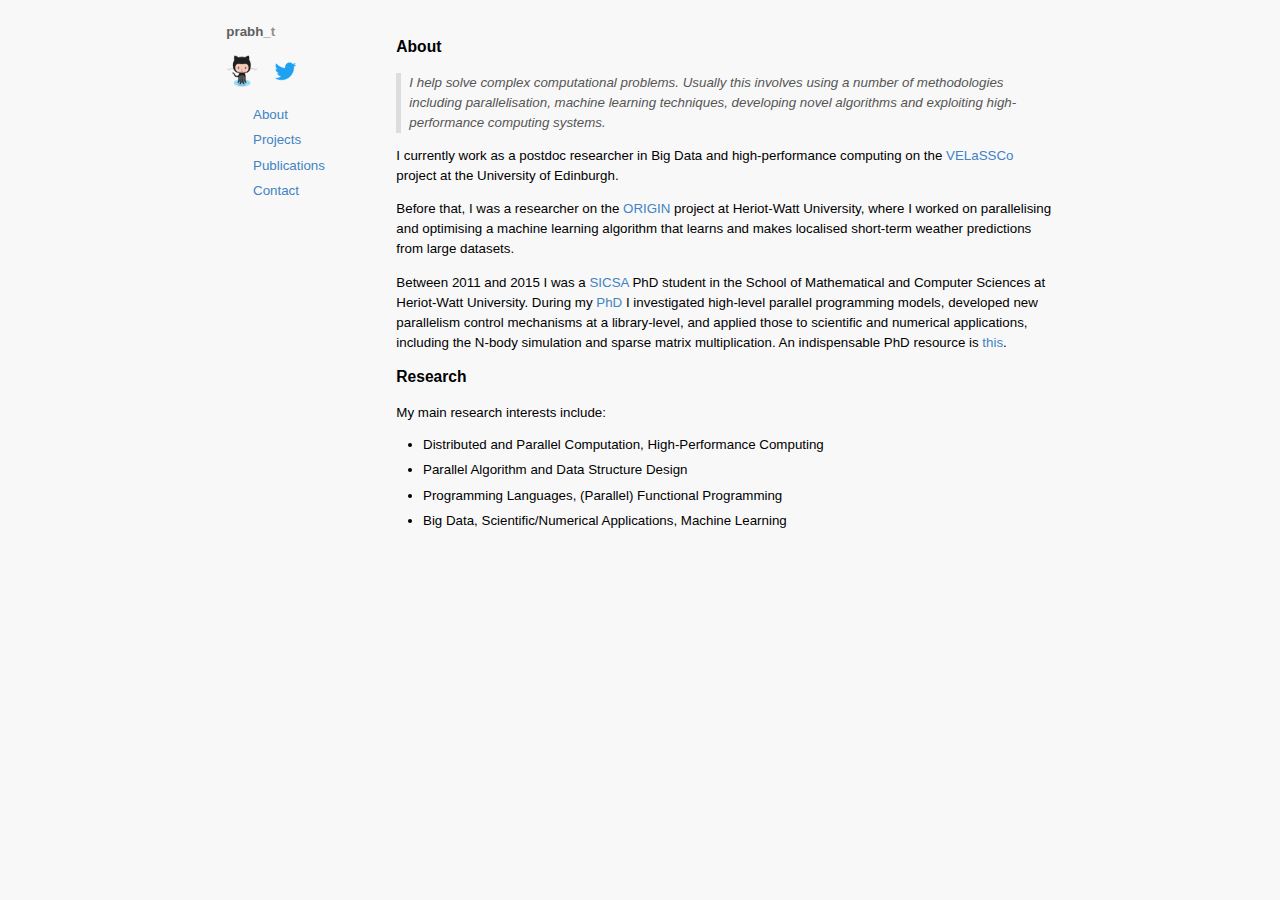
<file: index.html>
<!DOCTYPE html PUBLIC "-//W3C//DTD XHTML 1.0 Transitional//EN" "http://www.w3.org/TR/xhtml1/DTD/xhtml1-transitional.dtd">
<html xmlns="http://www.w3.org/1999/xhtml">
<head>
  <meta http-equiv="Content-Type" content="text/html; charset=utf-8" />
  <meta http-equiv="Content-Style-Type" content="text/css" />
  <meta name="generator" content="pandoc" />
  <title>prabh-t.github.io - </title>
  <style type="text/css">code{white-space: pre;}</style>
  <link rel="shortcut icon" type="image/png" href="favicon.png">
  <link rel="stylesheet" href="css/lightbox_styles.css" type="text/css">
  <script type="text/javascript" src="js/lightbox.js"></script>
  <link rel="stylesheet" href="css/markdown10.css" type="text/css" />
<link rel="stylesheet" type="text/css" href="css/layout.css" />
</head>
<body>
<div class="flex-container">
<nav class="nav">
<span style="color:#606060"><a href="http://prabh-t.github.io" style="color:inherit; text-decoration: none;"><b>prabh</b></span><span style="color:#909090"><b>_t</b></a></span>
<p>
<a href="https://github.com/prabh-t"><img border="0" alt="GitHub" src="img/github.png" width="32" height="32"></a>&nbsp;&nbsp; <a href="https://twitter.com/prabhattotoo"><img border="0" alt="Twitter" src="img/twitter.png" width="32" height="32"></a>
</p>
<ul>
  <li><a href="index.html">About</a></li>
  <li><a href="projects.html">Projects</a></li>
  <li><a href="pubs.html">Publications</a></li>
  <li><a href="contact.html">Contact</a></li>
</ul>

</nav>

<article class="article">
<h3 id="about">About</h3>
<blockquote>
<p><em>I help solve complex computational problems. Usually this involves using a number of methodologies including parallelisation, machine learning techniques, developing novel algorithms and exploiting high-performance computing systems.</em></p>
</blockquote>
<p>I currently work as a postdoc researcher in Big Data and high-performance computing on the <a href="http://velassco.atosresearch.eu/">VELaSSCo</a> project at the University of Edinburgh.</p>
<p>Before that, I was a researcher on the <a href="http://www.origin-energy.eu">ORIGIN</a> project at Heriot-Watt University, where I worked on parallelising and optimising a machine learning algorithm that learns and makes localised short-term weather predictions from large datasets.</p>
<p>Between 2011 and 2015 I was a <a href="http://www.sicsa.ac.uk/">SICSA</a> PhD student in the School of Mathematical and Computer Sciences at Heriot-Watt University. During my <a href="http://www.ros.hw.ac.uk/handle/10399/2990">PhD</a> I investigated high-level parallel programming models, developed new parallelism control mechanisms at a library-level, and applied those to scientific and numerical applications, including the N-body simulation and sparse matrix multiplication. An indispensable PhD resource is <a href="http://phdcomics.com/">this</a>.</p>
<h3 id="research">Research</h3>
<p>My main research interests include:</p>
<ul>
<li>Distributed and Parallel Computation, High-Performance Computing</li>
<li>Parallel Algorithm and Data Structure Design</li>
<li>Programming Languages, (Parallel) Functional Programming</li>
<li>Big Data, Scientific/Numerical Applications, Machine Learning</li>
</ul>
</article>
</div>
</body>
</html>
</file>
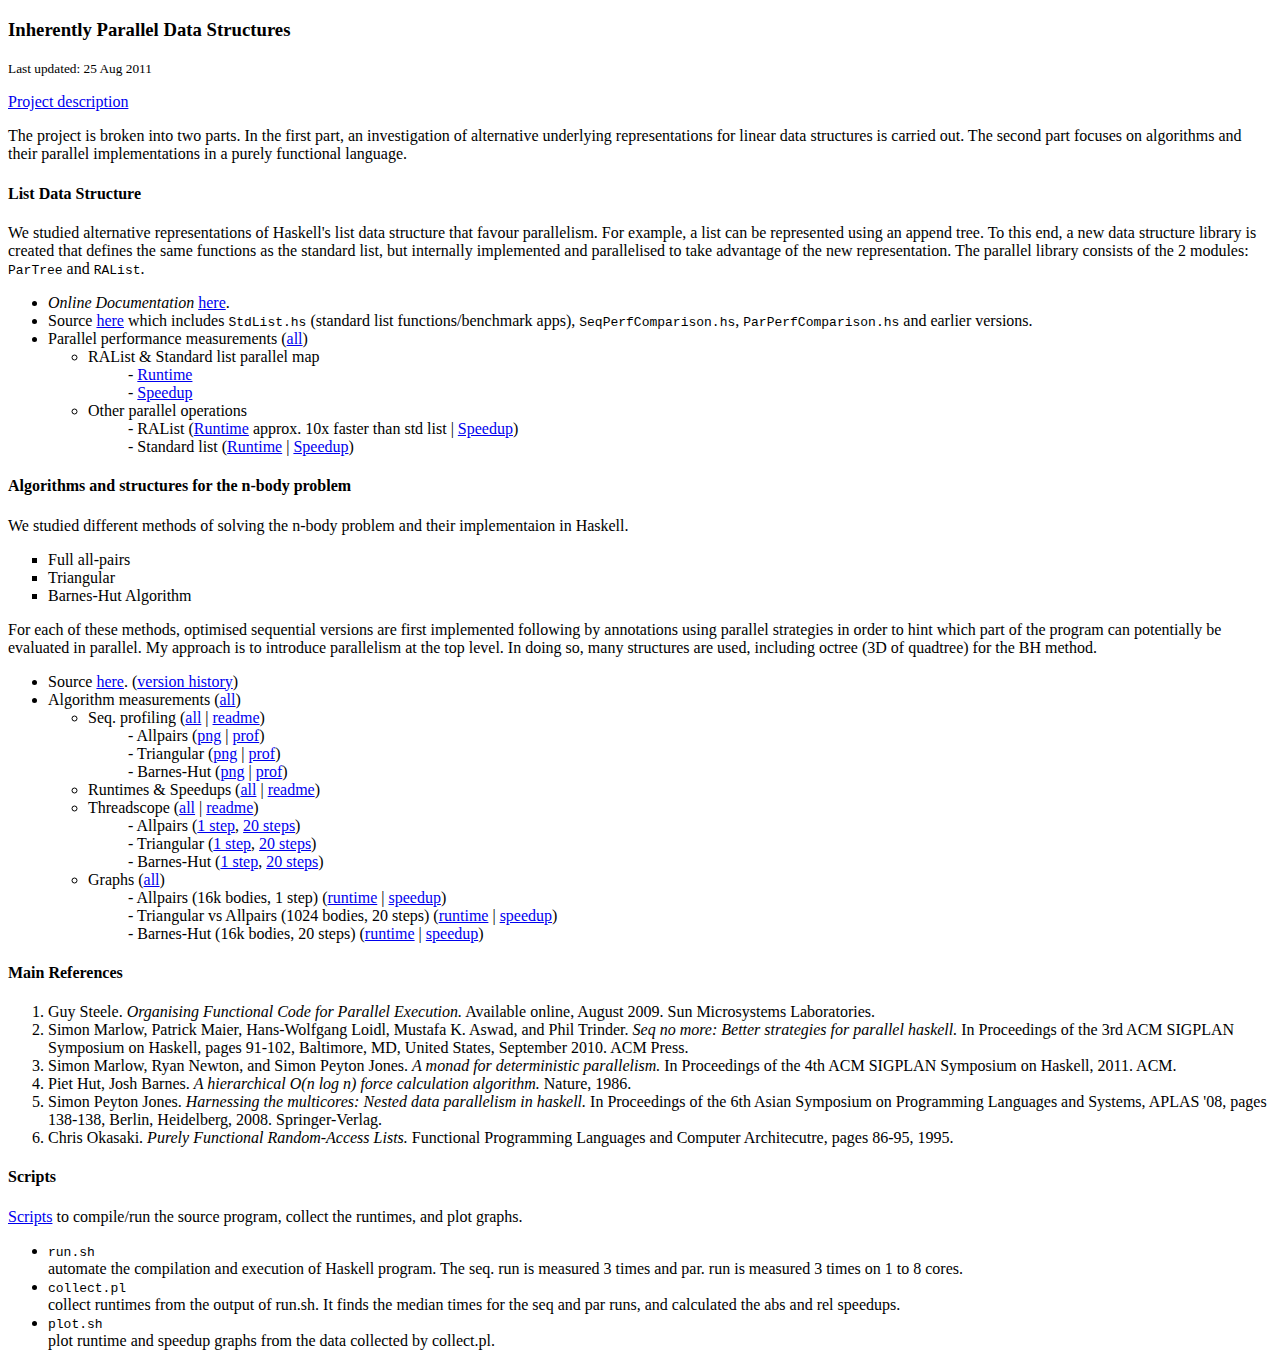
<file: msc/index.html>
<!DOCTYPE html
	PUBLIC "-//W3C//DTD XHTML 1.0 Strict//EN"
	"http://www.w3.org/TR/xhtml1/DTD/xhtml1-strict.dtd">
<html xmlns="http://www.w3.org/1999/xhtml" xml:lang="en" lang="en">
<head>
<title>Inherently Parallel Data Structures</title>
<meta http-equiv="content-type" content="text/html;charset=utf-8" />
<meta name="Keywords" content="Inherently Parallel Data Structures MSc Project Prabhat Totoo" />
</head>
<body>

<article>

	<h3>Inherently Parallel Data Structures</h3>
	<small>Last updated: 25 Aug 2011</small>
	<p>
	<a href="MScInherentlyParallelDataStructures.txt">Project description</a>
	</p>

	<p>The project is broken into two parts. In the first part, an investigation of alternative underlying representations for linear data structures is carried out. The second part focuses on algorithms and their parallel implementations in a purely functional language.</p>

	<h4>List Data Structure</h4>
	We studied alternative representations of Haskell's list data structure that favour parallelism. For example, a list can be represented using an append tree. To this end, a new data structure library is created that defines the same functions as the standard list, but internally implemented and parallelised to take advantage of the new representation. The parallel library consists of the 2 modules: <code>ParTree</code> and <code>RAList</code>.
	<ul style="list-style-type: disc;">
	<li><em>Online Documentation</em> <a href="ralist-doc/index.html">here</a>.</li>
	<li>Source <a href="ralist-src/">here</a> which includes <code>StdList.hs</code> (standard list functions/benchmark apps), <code>SeqPerfComparison.hs</code>, <code>ParPerfComparison.hs</code> and earlier versions.</li>
	<li>Parallel performance measurements (<a href="measurements/ralist">all</a>)
		<ul style="list-style-type: circle;">
		<li>RAList &amp; Standard list parallel map
			<ul style="list-style-type: none;">
			<li>- <a href="measurements/ralist/parmap-runtime.png">Runtime</a></li>
			<li>- <a href="measurements/ralist/parmap-speedup.png">Speedup</a></li>
			</ul>
		</li>
		<li>Other parallel operations
			<ul style="list-style-type: none;">
			<li>- RAList (<a href="measurements/ralist/ralist-ops-runtime.png">Runtime</a> approx. 10x faster than std list | <a href="measurements/ralist/ralist-ops-speedup.png">Speedup</a>)</li>
			<li>- Standard list (<a href="measurements/ralist/list-ops-runtime.png">Runtime</a> | <a href="measurements/ralist/list-ops-speedup.png">Speedup</a>)</li>
			</ul>
		</li>
		</ul>
	</li>
	</ul>

	<h4>Algorithms and structures for the n-body problem</h4>
	We studied different methods of solving the n-body problem and their implementaion in Haskell.
	<ul style="list-style-type: square;">
	<li>Full all-pairs</li>
	<li>Triangular</li>
	<li>Barnes-Hut Algorithm</li>
	</ul>
	For each of these methods, optimised sequential versions are first implemented following by annotations using parallel strategies in order to hint which part of the program can potentially be evaluated in parallel. My approach is to introduce parallelism at the top level. In doing so, many structures are used, including octree (3D of quadtree) for the BH method.
	<ul style="list-style-type: disc;">
	<li>Source <a href="nbody-src/">here</a>. (<a href="nbody-src/oldversions/README.txt">version history</a>)</li>
	<li>Algorithm measurements (<a href="measurements/nbody">all</a>)<br/>
		<ul style="list-style-type: circle;">
		<li>Seq. profiling (<a href="measurements/nbody/profiling">all</a> | <a href="measurements/nbody/profiling/README.txt">readme</a>)
			<ul style="list-style-type: none;">
			<li>- Allpairs (<a href="measurements/nbody/profiling/allpairs-final-prof.png">png</a> | <a href="measurements/nbody/profiling/allpairs-final-prof.prof">prof</a>)</li>
			<li>- Triangular (<a href="measurements/nbody/profiling/triangular-prof.png">png</a> | <a href="measurements/nbody/profiling/triangular-prof.prof">prof</a>)</li>
			<li>- Barnes-Hut (<a href="measurements/nbody/profiling/bh-prof.png">png</a> | <a href="measurements/nbody/profiling/bh-prof.prof">prof</a>)</li>
			</ul>
		</li>
		<li>Runtimes &amp; Speedups (<a href="measurements/nbody/runtime-speedup">all</a> | <a href="measurements/nbody/runtime-speedup/README.txt">readme</a>)</li>
		<li>Threadscope (<a href="measurements/nbody/threadscope">all</a> | <a href="measurements/nbody/threadscope/README.txt">readme</a>)
			<ul style="list-style-type: none;">
			<li>- Allpairs (<a href="measurements/nbody/threadscope/allpairs-final-threadscope-1024-onestep.png">1 step</a>, <a href="measurements/nbody/threadscope/allpairs-final-threadscope-1024-20.png">20 steps</a>)</li>
			<li>- Triangular (<a href="measurements/nbody/threadscope/triangular-threadscope-1024-onestep.png">1 step</a>, <a href="measurements/nbody/threadscope/triangular-threadscope-1024-20.png">20 steps</a>)</li>
			<li>- Barnes-Hut (<a href="measurements/nbody/threadscope/bh-threadscope-1024-onestep.png">1 step</a>, <a href="measurements/nbody/threadscope/bh-threadscope-1024-20.png">20 steps</a>)</li>
			</ul>
		</li>
		<li>Graphs (<a href="measurements/nbody/graphs">all</a>)
			<ul style="list-style-type: none;">
			<li>- Allpairs (16k bodies, 1 step) (<a href="measurements/nbody/graphs/allpairs-16k-1/allpairs-16k-1-runtime.png">runtime</a> | <a href="measurements/nbody/graphs/allpairs-16k-1/allpairs-16k-1-speedup.png">speedup</a>)</li>
			<li>- Triangular vs Allpairs (1024 bodies, 20 steps) (<a href="measurements/nbody/graphs/triangular-vs-allpairs-1024-20/triangular-vs-allpairs-1024-20-runtime.png">runtime</a> | <a href="measurements/nbody/graphs/triangular-vs-allpairs-1024-20/triangular-vs-allpairs-1024-20-speedup.png">speedup</a>)</li>
			<li>- Barnes-Hut (16k bodies, 20 steps) (<a href="measurements/nbody/graphs/bh-16k-20/bh-16k-20-runtime.png">runtime</a> | <a href="measurements/nbody/graphs/bh-16k-20/bh-16k-20-speedup.png">speedup</a>)</li>
			</ul>
		</li>
		</ul>
	</li>
	</ul>

	<h4>Main References</h4>
	<ol>
	<li>Guy Steele. <i>Organising Functional Code for Parallel Execution.</i> Available online, August 2009. Sun Microsystems Laboratories.</li>
	<li>Simon Marlow, Patrick Maier, Hans-Wolfgang Loidl, Mustafa K. Aswad, and Phil Trinder. <i>Seq no more: Better strategies for parallel haskell.</i> In Proceedings of the 3rd ACM SIGPLAN Symposium on Haskell, pages 91-102, Baltimore, MD, United States, September 2010. ACM Press.</li>
	<li>Simon Marlow, Ryan Newton, and Simon Peyton Jones. <i>A monad for deterministic parallelism.</i> In Proceedings of the 4th ACM SIGPLAN Symposium on Haskell, 2011. ACM.</li>
	<li>Piet Hut, Josh Barnes. <i>A hierarchical O(n log n) force calculation algorithm.</i> Nature, 1986.</li>
	<li>Simon Peyton Jones. <i>Harnessing the multicores: Nested data parallelism in haskell.</i> In Proceedings of the 6th Asian Symposium on Programming Languages and Systems, APLAS '08, pages 138-138, Berlin, Heidelberg, 2008. Springer-Verlag.</li>
	<li>Chris Okasaki. <i>Purely Functional Random-Access Lists.</i> Functional Programming Languages and Computer Architecutre, pages 86-95, 1995.</li>
	</ol>
	
	<h4>Scripts</h4>
	<a href="scripts/">Scripts</a> to compile/run the source program, collect the runtimes, and plot graphs.
	<ul>
	<li><code>run.sh</code><br/>
		automate the compilation and execution of Haskell program. The seq. run is measured 3 times and par. run is measured 3 times on 1 to 8 cores.</li>
	<li><code>collect.pl</code><br/>
		collect runtimes from the output of run.sh. It finds the median times for the seq and par runs, and calculated the abs and rel speedups.</li>
	<li><code>plot.sh</code><br/>
		plot runtime and speedup graphs from the data collected by collect.pl.</li>
	</ul>

</article>
</body>
</html>
</file>
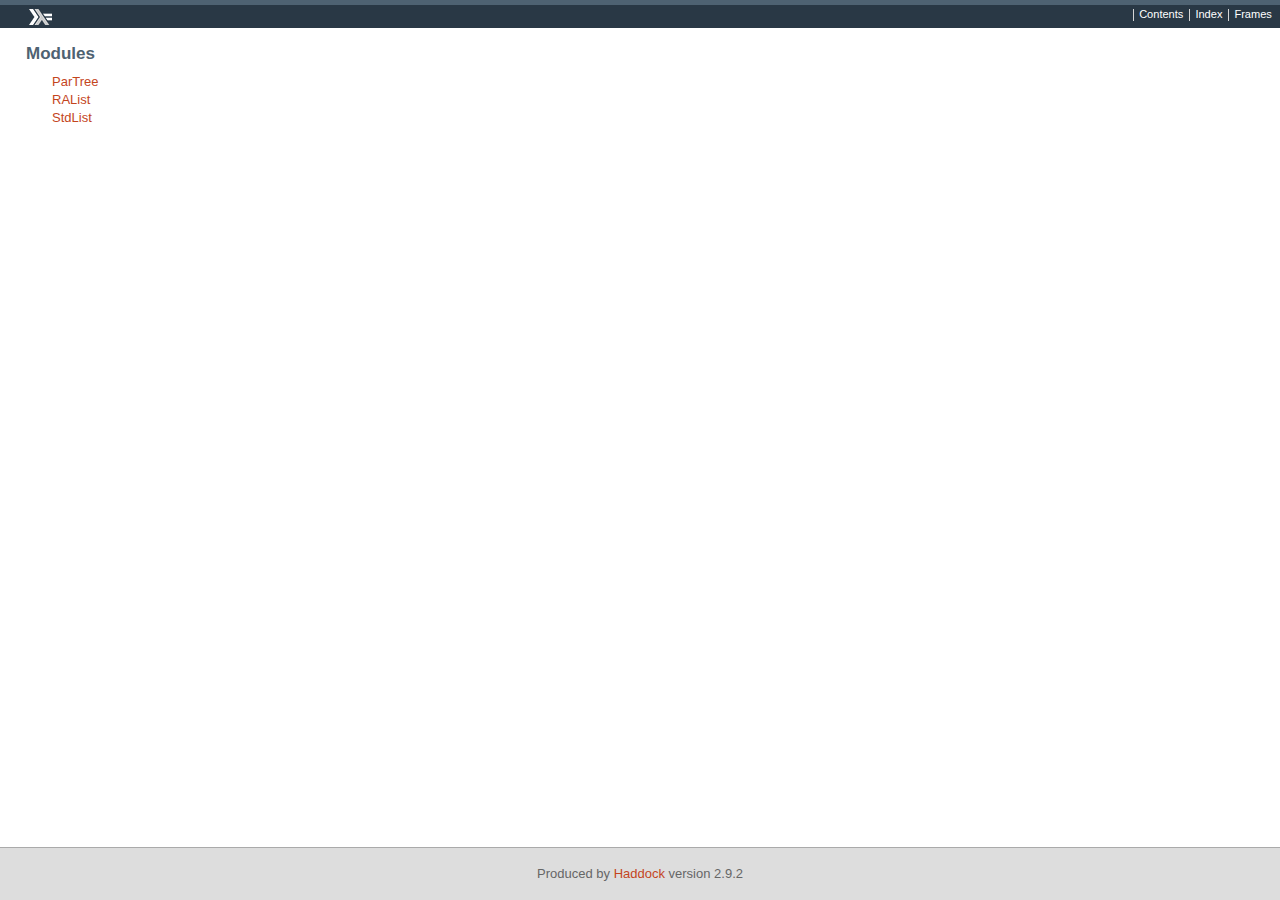
<file: msc/ralist-doc/index.html>
<!DOCTYPE html PUBLIC "-//W3C//DTD XHTML 1.0 Transitional//EN" "http://www.w3.org/TR/xhtml1/DTD/xhtml1-transitional.dtd"><html xmlns="http://www.w3.org/1999/xhtml"><head><meta http-equiv="Content-Type" content="text/html; charset=UTF-8" /><title></title><link href="ocean.css" rel="stylesheet" type="text/css" title="Ocean" /><script src="haddock-util.js" type="text/javascript"></script><script type="text/javascript">//<![CDATA[
window.onload = function () {pageLoad();};
//]]>
</script></head><body><div id="package-header"><ul class="links" id="page-menu"><li><a href="index.html">Contents</a></li><li><a href="doc-index.html">Index</a></li></ul><p class="caption" class="empty">&nbsp;</p></div><div id="content"><div id="module-list"><p class="caption">Modules</p><ul><li><span class="module"><a href="ParTree.html">ParTree</a></span></li><li><span class="module"><a href="RAList.html">RAList</a></span></li><li><span class="module"><a href="StdList.html">StdList</a></span></li></ul></div></div><div id="footer"><p>Produced by <a href="http://www.haskell.org/haddock/">Haddock</a> version 2.9.2</p></div></body></html>
</file>
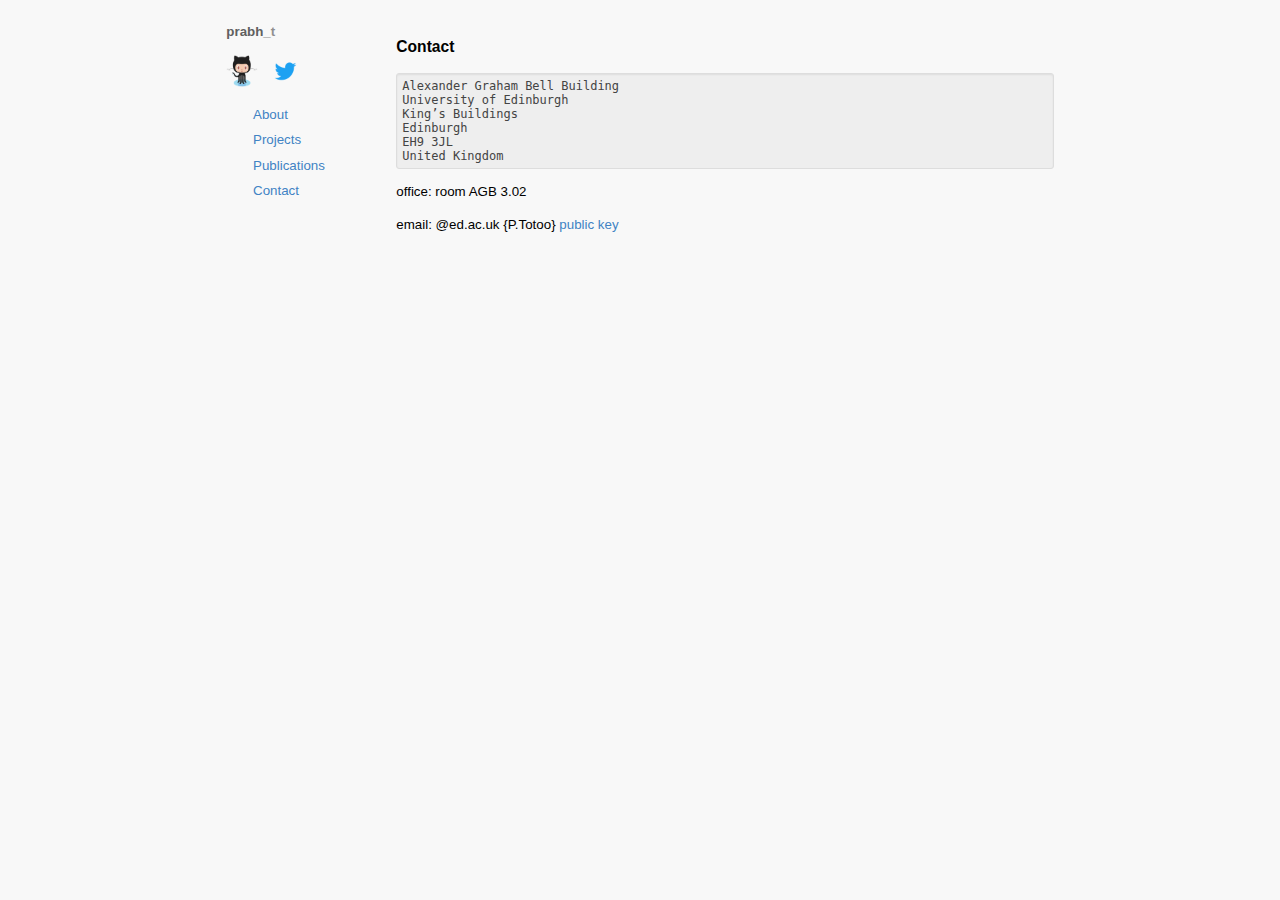
<file: contact.html>
<!DOCTYPE html PUBLIC "-//W3C//DTD XHTML 1.0 Transitional//EN" "http://www.w3.org/TR/xhtml1/DTD/xhtml1-transitional.dtd">
<html xmlns="http://www.w3.org/1999/xhtml">
<head>
  <meta http-equiv="Content-Type" content="text/html; charset=utf-8" />
  <meta http-equiv="Content-Style-Type" content="text/css" />
  <meta name="generator" content="pandoc" />
  <title>prabh-t.github.io - </title>
  <style type="text/css">code{white-space: pre;}</style>
  <link rel="shortcut icon" type="image/png" href="favicon.png">
  <link rel="stylesheet" href="css/lightbox_styles.css" type="text/css">
  <script type="text/javascript" src="js/lightbox.js"></script>
  <link rel="stylesheet" href="css/markdown10.css" type="text/css" />
<link rel="stylesheet" type="text/css" href="css/layout.css" />
</head>
<body>
<div class="flex-container">
<nav class="nav">
<span style="color:#606060"><a href="http://prabh-t.github.io" style="color:inherit; text-decoration: none;"><b>prabh</b></span><span style="color:#909090"><b>_t</b></a></span>
<p>
<a href="https://github.com/prabh-t"><img border="0" alt="GitHub" src="img/github.png" width="32" height="32"></a>&nbsp;&nbsp; <a href="https://twitter.com/prabhattotoo"><img border="0" alt="Twitter" src="img/twitter.png" width="32" height="32"></a>
</p>
<ul>
  <li><a href="index.html">About</a></li>
  <li><a href="projects.html">Projects</a></li>
  <li><a href="pubs.html">Publications</a></li>
  <li><a href="contact.html">Contact</a></li>
</ul>

</nav>

<article class="article">
<h3 id="contact">Contact</h3>
<pre><code>Alexander Graham Bell Building
University of Edinburgh
King’s Buildings
Edinburgh
EH9 3JL
United Kingdom</code></pre>
<p>office: room AGB 3.02</p>
<p>email: <span class="citation">@ed.ac.uk</span> {P.Totoo} <a href="file-enc-pubkey.txt">public key</a></p>
</article>
</div>
</body>
</html>
</file>
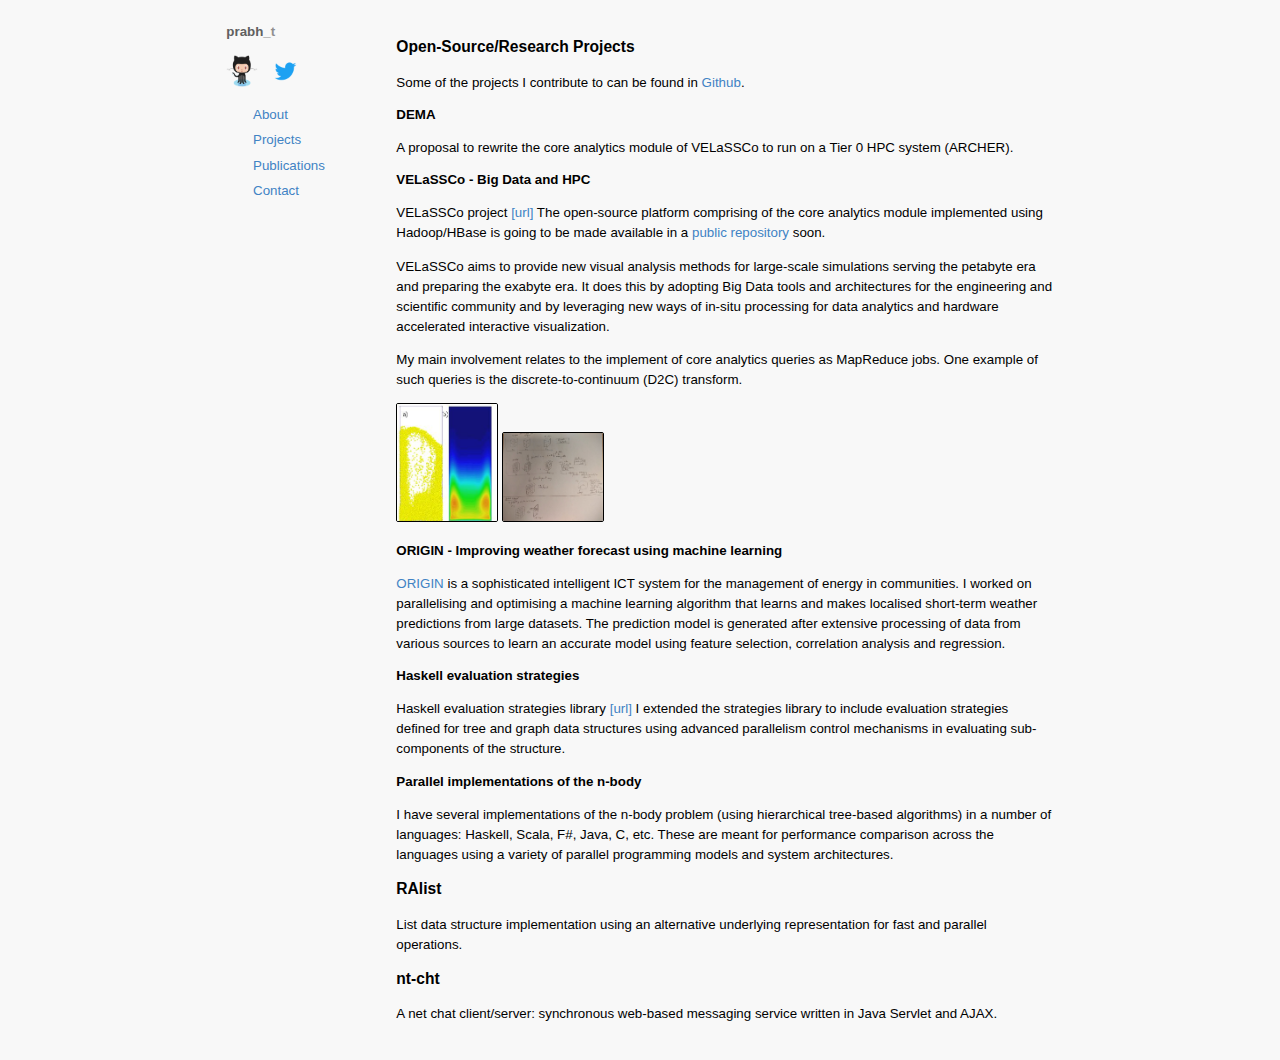
<file: projects.html>
<!DOCTYPE html PUBLIC "-//W3C//DTD XHTML 1.0 Transitional//EN" "http://www.w3.org/TR/xhtml1/DTD/xhtml1-transitional.dtd">
<html xmlns="http://www.w3.org/1999/xhtml">
<head>
  <meta http-equiv="Content-Type" content="text/html; charset=utf-8" />
  <meta http-equiv="Content-Style-Type" content="text/css" />
  <meta name="generator" content="pandoc" />
  <title>prabh-t.github.io - </title>
  <style type="text/css">code{white-space: pre;}</style>
  <link rel="shortcut icon" type="image/png" href="favicon.png">
  <link rel="stylesheet" href="css/lightbox_styles.css" type="text/css">
  <script type="text/javascript" src="js/lightbox.js"></script>
  <link rel="stylesheet" href="css/markdown10.css" type="text/css" />
<link rel="stylesheet" type="text/css" href="css/layout.css" />
</head>
<body>
<div class="flex-container">
<nav class="nav">
<span style="color:#606060"><a href="http://prabh-t.github.io" style="color:inherit; text-decoration: none;"><b>prabh</b></span><span style="color:#909090"><b>_t</b></a></span>
<p>
<a href="https://github.com/prabh-t"><img border="0" alt="GitHub" src="img/github.png" width="32" height="32"></a>&nbsp;&nbsp; <a href="https://twitter.com/prabhattotoo"><img border="0" alt="Twitter" src="img/twitter.png" width="32" height="32"></a>
</p>
<ul>
  <li><a href="index.html">About</a></li>
  <li><a href="projects.html">Projects</a></li>
  <li><a href="pubs.html">Publications</a></li>
  <li><a href="contact.html">Contact</a></li>
</ul>

</nav>

<article class="article">
<h3 id="open-sourceresearch-projects">Open-Source/Research Projects</h3>
<p>Some of the projects I contribute to can be found in <a href="https://github.com/prabh-t">Github</a>.</p>
<h4 id="dema">DEMA</h4>
<p>A proposal to rewrite the core analytics module of VELaSSCo to run on a Tier 0 HPC system (ARCHER).</p>
<h4 id="velassco---big-data-and-hpc">VELaSSCo - Big Data and HPC</h4>
<p>VELaSSCo project <a href="http://velassco.atosresearch.eu/">[url]</a> The open-source platform comprising of the core analytics module implemented using Hadoop/HBase is going to be made available in a <a href="https://github.com/velassco/VELASSCO">public repository</a> soon.</p>
<p>VELaSSCo aims to provide new visual analysis methods for large-scale simulations serving the petabyte era and preparing the exabyte era. It does this by adopting Big Data tools and architectures for the engineering and scientific community and by leveraging new ways of in-situ processing for data analytics and hardware accelerated interactive visualization.</p>
<p>My main involvement relates to the implement of core analytics queries as MapReduce jobs. One example of such queries is the discrete-to-continuum (D2C) transform.</p>
<p><img class="thumb" onclick="showImgBox(this);" src="img/velassco/fb-d2c.jpg" alt="Fluidised Bed d2c transformation" /> <img class="thumb" onclick="showImgBox(this);" src="img/velassco/d2c.jpg" alt="Spatial and temporal averaging" /></p>
<div id="imgBox" onclick="hideImgBox(this);">
<span class="helper"></span> <img id="largeImg" />
</div>
<h4 id="origin---improving-weather-forecast-using-machine-learning">ORIGIN - Improving weather forecast using machine learning</h4>
<p><a href="http://www.origin-energy.eu">ORIGIN</a> is a sophisticated intelligent ICT system for the management of energy in communities. I worked on parallelising and optimising a machine learning algorithm that learns and makes localised short-term weather predictions from large datasets. The prediction model is generated after extensive processing of data from various sources to learn an accurate model using feature selection, correlation analysis and regression.</p>
<h4 id="haskell-evaluation-strategies">Haskell evaluation strategies</h4>
<p>Haskell evaluation strategies library <a href="https://hackage.haskell.org/package/parallel">[url]</a> I extended the strategies library to include evaluation strategies defined for tree and graph data structures using advanced parallelism control mechanisms in evaluating sub-components of the structure.</p>
<h4 id="parallel-implementations-of-the-n-body">Parallel implementations of the n-body</h4>
<p>I have several implementations of the n-body problem (using hierarchical tree-based algorithms) in a number of languages: Haskell, Scala, F#, Java, C, etc. These are meant for performance comparison across the languages using a variety of parallel programming models and system architectures.</p>
<h3 id="ralist">RAlist</h3>
<p>List data structure implementation using an alternative underlying representation for fast and parallel operations.</p>
<h3 id="nt-cht">nt-cht</h3>
<p>A net chat client/server: synchronous web-based messaging service written in Java Servlet and AJAX.</p>
</article>
</div>
</body>
</html>
</file>
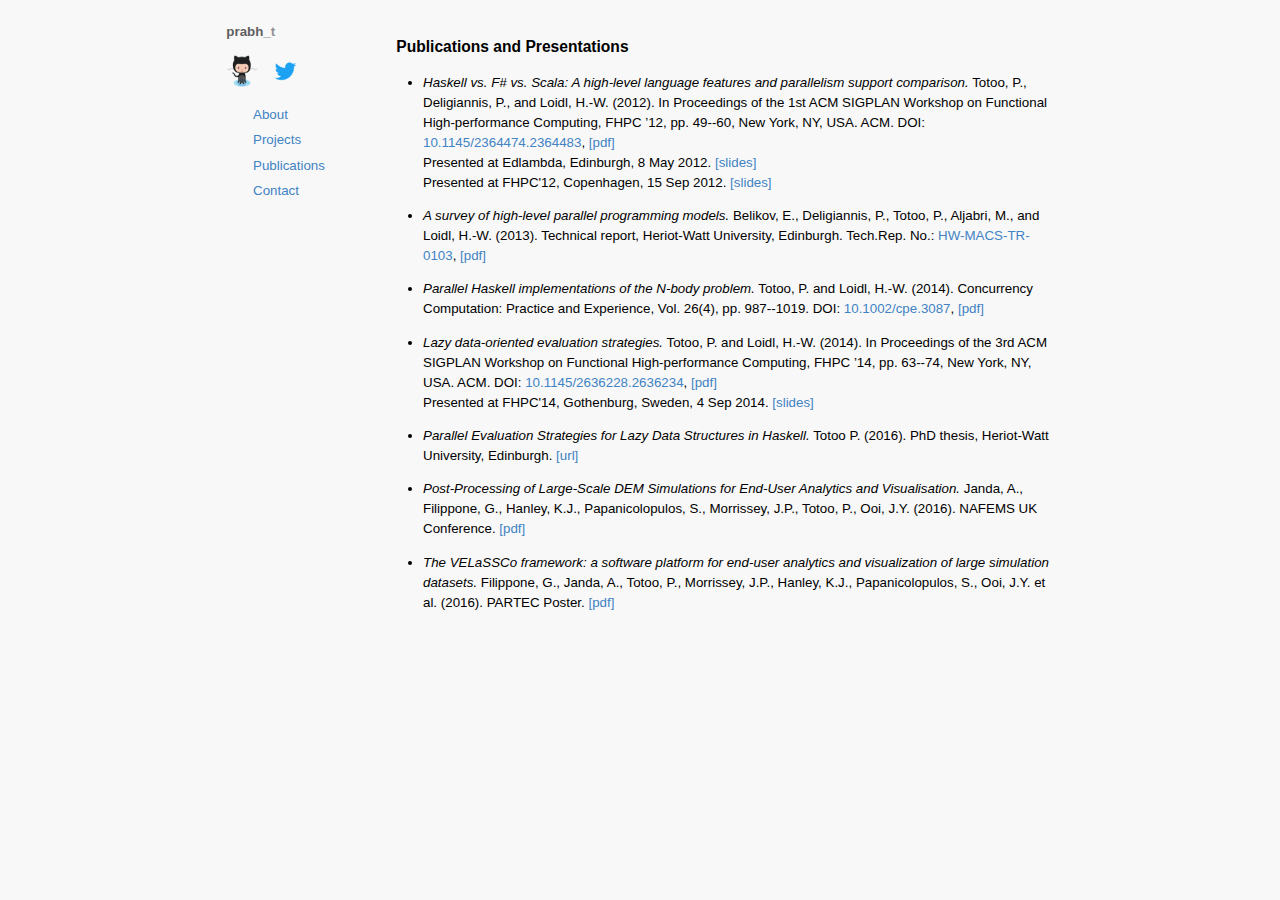
<file: pubs.html>
<!DOCTYPE html PUBLIC "-//W3C//DTD XHTML 1.0 Transitional//EN" "http://www.w3.org/TR/xhtml1/DTD/xhtml1-transitional.dtd">
<html xmlns="http://www.w3.org/1999/xhtml">
<head>
  <meta http-equiv="Content-Type" content="text/html; charset=utf-8" />
  <meta http-equiv="Content-Style-Type" content="text/css" />
  <meta name="generator" content="pandoc" />
  <title>prabh-t.github.io - </title>
  <style type="text/css">code{white-space: pre;}</style>
  <link rel="shortcut icon" type="image/png" href="favicon.png">
  <link rel="stylesheet" href="css/lightbox_styles.css" type="text/css">
  <script type="text/javascript" src="js/lightbox.js"></script>
  <link rel="stylesheet" href="css/markdown10.css" type="text/css" />
<link rel="stylesheet" type="text/css" href="css/layout.css" />
</head>
<body>
<div class="flex-container">
<nav class="nav">
<span style="color:#606060"><a href="http://prabh-t.github.io" style="color:inherit; text-decoration: none;"><b>prabh</b></span><span style="color:#909090"><b>_t</b></a></span>
<p>
<a href="https://github.com/prabh-t"><img border="0" alt="GitHub" src="img/github.png" width="32" height="32"></a>&nbsp;&nbsp; <a href="https://twitter.com/prabhattotoo"><img border="0" alt="Twitter" src="img/twitter.png" width="32" height="32"></a>
</p>
<ul>
  <li><a href="index.html">About</a></li>
  <li><a href="projects.html">Projects</a></li>
  <li><a href="pubs.html">Publications</a></li>
  <li><a href="contact.html">Contact</a></li>
</ul>

</nav>

<article class="article">
<h3 id="publications-and-presentations">Publications and Presentations</h3>
<ul>
<li><p><em>Haskell vs. F# vs. Scala: A high-level language features and parallelism support comparison.</em> Totoo, P., Deligiannis, P., and Loidl, H.-W. (2012). In Proceedings of the 1st ACM SIGPLAN Workshop on Functional High-performance Computing, FHPC ’12, pp. 49--60, New York, NY, USA. ACM. DOI: <a href="http://dx.doi.org/10.1145/2364474.2364483">10.1145/2364474.2364483</a>, <a href="http://www.macs.hw.ac.uk/~dsg/gph/papers/abstracts/fhpc12.html">[pdf]</a><br />Presented at Edlambda, Edinburgh, 8 May 2012. <a href="http://prabh-t.github.io/pdf/edlambda.pdf">[slides]</a><br />Presented at FHPC'12, Copenhagen, 15 Sep 2012. <a href="http://www.slideshare.net/pt114/haskell-vs-f-vs-scala">[slides]</a></p></li>
<li><p><em>A survey of high-level parallel programming models.</em> Belikov, E., Deligiannis, P., Totoo, P., Aljabri, M., and Loidl, H.-W. (2013). Technical report, Heriot-Watt University, Edinburgh. Tech.Rep. No.: <a href="http://www.macs.hw.ac.uk/cs/techreps/doc0103.html">HW-MACS-TR-0103</a>, <a href="http://www.macs.hw.ac.uk/cs/techreps/docs/files/HW-MACS-TR-0103.pdf">[pdf]</a></p></li>
<li><p><em>Parallel Haskell implementations of the N-body problem.</em> Totoo, P. and Loidl, H.-W. (2014). Concurrency Computation: Practice and Experience, Vol. 26(4), pp. 987--1019. DOI: <a href="http://dx.doi.org/10.1002/cpe.3087">10.1002/cpe.3087</a>, <a href="http://www.macs.hw.ac.uk/~dsg/gph/papers/abstracts/sicsamcc12.html">[pdf]</a></p></li>
<li><p><em>Lazy data-oriented evaluation strategies.</em> Totoo, P. and Loidl, H.-W. (2014). In Proceedings of the 3rd ACM SIGPLAN Workshop on Functional High-performance Computing, FHPC ’14, pp. 63--74, New York, NY, USA. ACM. DOI: <a href="http://dx.doi.org/10.1145/2636228.2636234">10.1145/2636228.2636234</a>, <a href="http://www.macs.hw.ac.uk/~dsg/gph/papers/abstracts/fhpc14.html">[pdf]</a><br />Presented at FHPC'14, Gothenburg, Sweden, 4 Sep 2014. <a href="http://prabh-t.github.io/pdf/fhpc2014.pdf">[slides]</a></p></li>
<li><p><em>Parallel Evaluation Strategies for Lazy Data Structures in Haskell.</em> Totoo P. (2016). PhD thesis, Heriot-Watt University, Edinburgh. <a href="http://hdl.handle.net/10399/2990">[url]</a></p></li>
<li><p><em>Post-Processing of Large-Scale DEM Simulations for End-User Analytics and Visualisation.</em> Janda, A., Filippone, G., Hanley, K.J., Papanicolopulos, S., Morrissey, J.P., Totoo, P., Ooi, J.Y. (2016). NAFEMS UK Conference. <a href="http://prabh-t.github.io/pdf/NAFEMS_Janda_Extended_Abstract.pdf">[pdf]</a></p></li>
<li><p><em>The VELaSSCo framework: a software platform for end-user analytics and visualization of large simulation datasets.</em> Filippone, G., Janda, A., Totoo, P., Morrissey, J.P., Hanley, K.J., Papanicolopulos, S., Ooi, J.Y. et al. (2016). PARTEC Poster. <a href="http://prabh-t.github.io/pdf/PARTEC_Poster.pdf">[pdf]</a></p></li>
</ul>
</article>
</div>
</body>
</html>
</file>
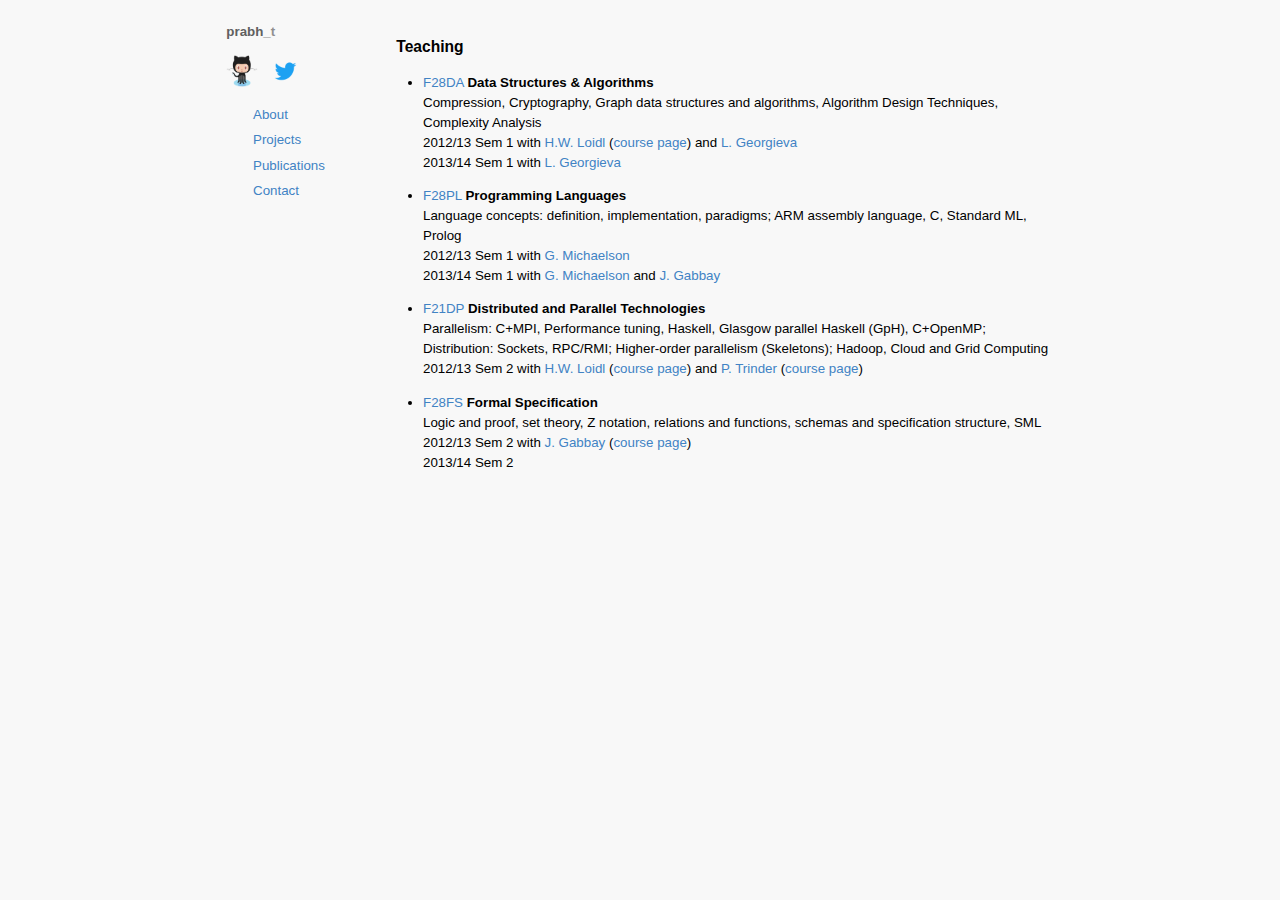
<file: teach.html>
<!DOCTYPE html PUBLIC "-//W3C//DTD XHTML 1.0 Transitional//EN" "http://www.w3.org/TR/xhtml1/DTD/xhtml1-transitional.dtd">
<html xmlns="http://www.w3.org/1999/xhtml">
<head>
  <meta http-equiv="Content-Type" content="text/html; charset=utf-8" />
  <meta http-equiv="Content-Style-Type" content="text/css" />
  <meta name="generator" content="pandoc" />
  <title>prabh-t.github.io - </title>
  <style type="text/css">code{white-space: pre;}</style>
  <link rel="shortcut icon" type="image/png" href="favicon.png">
  <link rel="stylesheet" href="css/lightbox_styles.css" type="text/css">
  <script type="text/javascript" src="js/lightbox.js"></script>
  <link rel="stylesheet" href="css/markdown10.css" type="text/css" />
<link rel="stylesheet" type="text/css" href="css/layout.css" />
</head>
<body>
<div class="flex-container">
<nav class="nav">
<span style="color:#606060"><a href="http://prabh-t.github.io" style="color:inherit; text-decoration: none;"><b>prabh</b></span><span style="color:#909090"><b>_t</b></a></span>
<p>
<a href="https://github.com/prabh-t"><img border="0" alt="GitHub" src="img/github.png" width="32" height="32"></a>&nbsp;&nbsp; <a href="https://twitter.com/prabhattotoo"><img border="0" alt="Twitter" src="img/twitter.png" width="32" height="32"></a>
</p>
<ul>
  <li><a href="index.html">About</a></li>
  <li><a href="projects.html">Projects</a></li>
  <li><a href="pubs.html">Publications</a></li>
  <li><a href="contact.html">Contact</a></li>
</ul>

</nav>

<article class="article">
<h3 id="teaching">Teaching</h3>
<ul>
<li><p><a href="http://www.macs.hw.ac.uk/cs/localinfo/RAY/F28DA">F28DA</a> <strong>Data Structures &amp; Algorithms</strong><br /> Compression, Cryptography, Graph data structures and algorithms, Algorithm Design Techniques, Complexity Analysis<br /> 2012/13 Sem 1 with <a href="http://www.macs.hw.ac.uk/~hwloidl">H.W. Loidl</a> (<a href="http://www.macs.hw.ac.uk/~hwloidl/Courses/F28DA/">course page</a>) and <a href="http://www.macs.hw.ac.uk/~lilia">L. Georgieva</a><br /> 2013/14 Sem 1 with <a href="http://www.macs.hw.ac.uk/~lilia">L. Georgieva</a></p></li>
<li><p><a href="http://www.macs.hw.ac.uk/cs/localinfo/RAY/F28PL">F28PL</a> <strong>Programming Languages</strong><br /> Language concepts: definition, implementation, paradigms; ARM assembly language, C, Standard ML, Prolog<br /> 2012/13 Sem 1 with <a href="http://www.macs.hw.ac.uk/~greg">G. Michaelson</a><br /> 2013/14 Sem 1 with <a href="http://www.macs.hw.ac.uk/~greg">G. Michaelson</a> and <a href="http://www.macs.hw.ac.uk/~gabbay">J. Gabbay</a></p></li>
<li><p><a href="http://www.macs.hw.ac.uk/cs/localinfo/RAY/F21DP">F21DP</a> <strong>Distributed and Parallel Technologies</strong><br /> Parallelism: C+MPI, Performance tuning, Haskell, Glasgow parallel Haskell (GpH), C+OpenMP; Distribution: Sockets, RPC/RMI; Higher-order parallelism (Skeletons); Hadoop, Cloud and Grid Computing<br /> 2012/13 Sem 2 with <a href="http://www.macs.hw.ac.uk/~hwloidl">H.W. Loidl</a> (<a href="http://www.macs.hw.ac.uk/~hwloidl/Courses/F21DP/">course page</a>) and <a href="http://www.macs.hw.ac.uk/~trinder">P. Trinder</a> (<a href="http://www.macs.hw.ac.uk/~trinder/ParDistr/">course page</a>)</p></li>
<li><p><a href="http://www.macs.hw.ac.uk/cs/localinfo/RAY/F28FS">F28FS</a> <strong>Formal Specification</strong><br /> Logic and proof, set theory, Z notation, relations and functions, schemas and specification structure, SML<br /> 2012/13 Sem 2 with <a href="http://www.macs.hw.ac.uk/~gabbay">J. Gabbay</a> (<a href="http://www.macs.hw.ac.uk/~gabbay/formal-spec/index.html">course page</a>)<br /> 2013/14 Sem 2</p></li>
</ul>
</article>
</div>
</body>
</html>
</file>
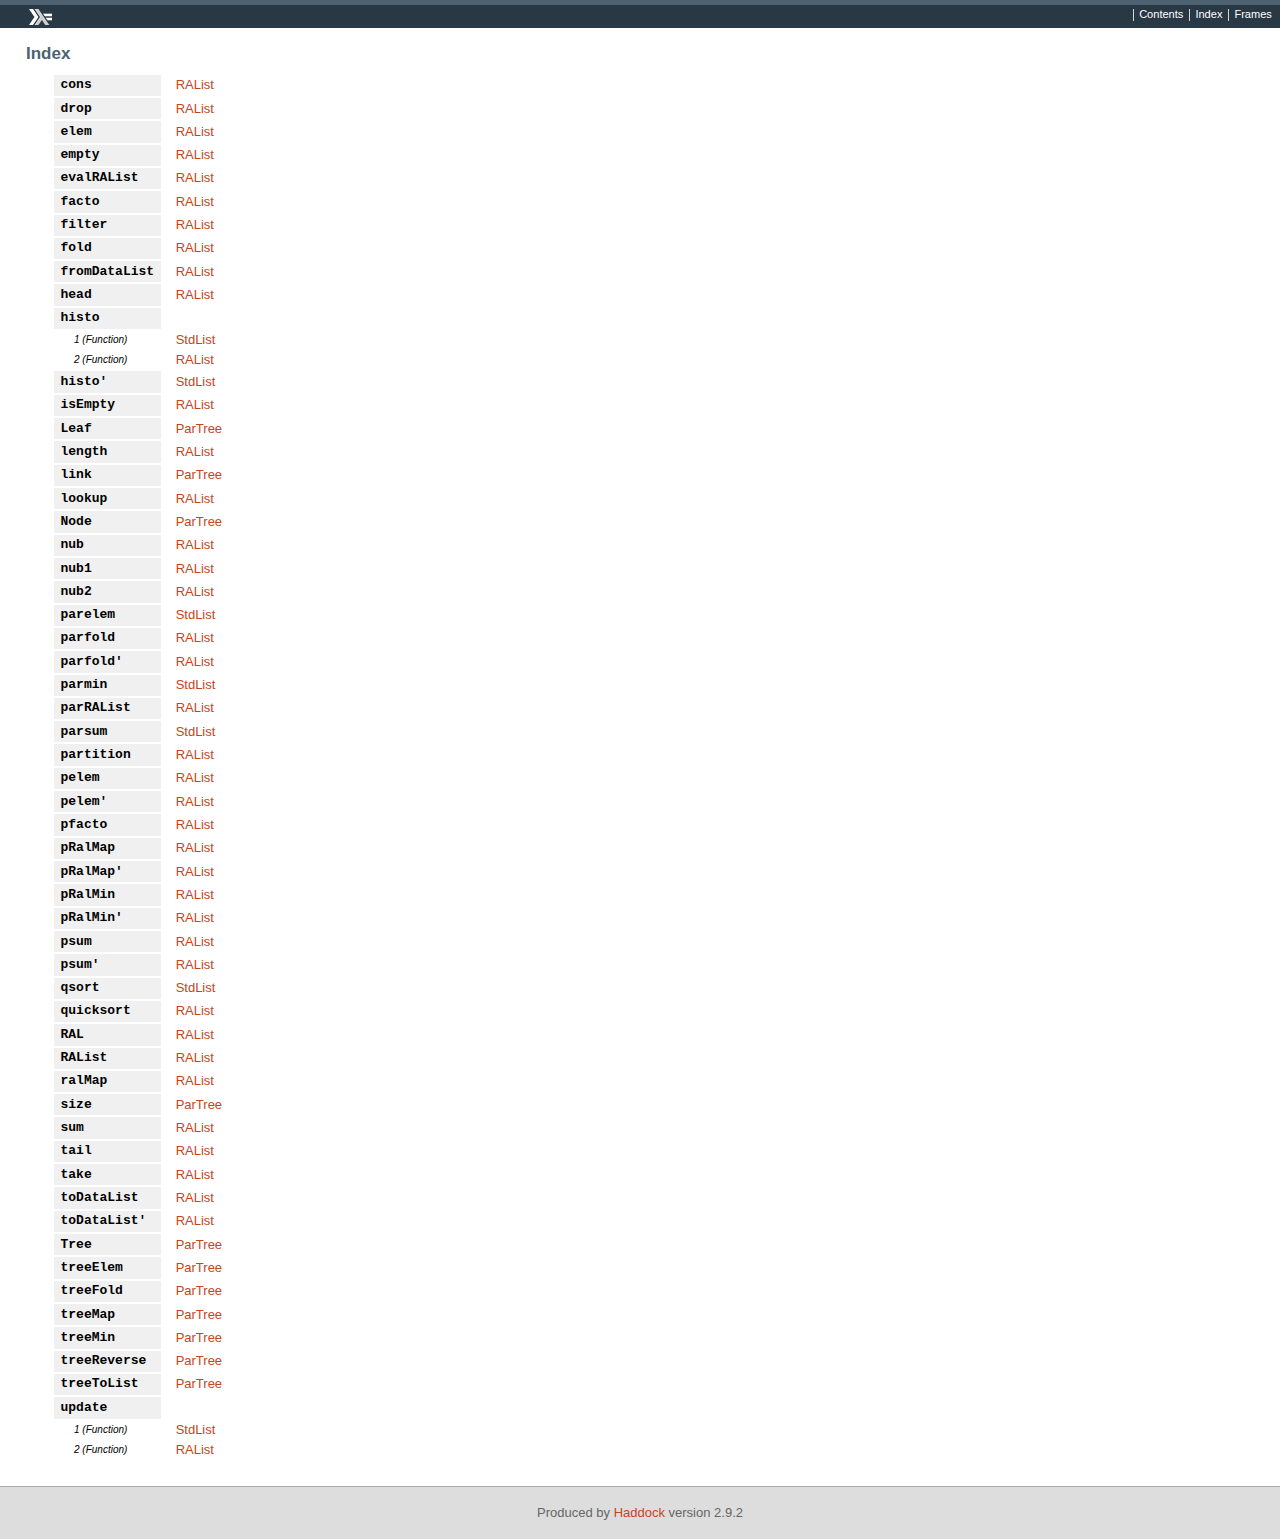
<file: msc/ralist-doc/doc-index.html>
<!DOCTYPE html PUBLIC "-//W3C//DTD XHTML 1.0 Transitional//EN" "http://www.w3.org/TR/xhtml1/DTD/xhtml1-transitional.dtd"><html xmlns="http://www.w3.org/1999/xhtml"><head><meta http-equiv="Content-Type" content="text/html; charset=UTF-8" /><title> (Index)</title><link href="ocean.css" rel="stylesheet" type="text/css" title="Ocean" /><script src="haddock-util.js" type="text/javascript"></script><script type="text/javascript">//<![CDATA[
window.onload = function () {pageLoad();};
//]]>
</script></head><body><div id="package-header"><ul class="links" id="page-menu"><li><a href="index.html">Contents</a></li><li><a href="doc-index.html">Index</a></li></ul><p class="caption" class="empty">&nbsp;</p></div><div id="content"><div id="index"><p class="caption">Index</p><table><tr><td class="src">cons</td><td class="module"><a href="RAList.html#v:cons">RAList</a></td></tr><tr><td class="src">drop</td><td class="module"><a href="RAList.html#v:drop">RAList</a></td></tr><tr><td class="src">elem</td><td class="module"><a href="RAList.html#v:elem">RAList</a></td></tr><tr><td class="src">empty</td><td class="module"><a href="RAList.html#v:empty">RAList</a></td></tr><tr><td class="src">evalRAList</td><td class="module"><a href="RAList.html#v:evalRAList">RAList</a></td></tr><tr><td class="src">facto</td><td class="module"><a href="RAList.html#v:facto">RAList</a></td></tr><tr><td class="src">filter</td><td class="module"><a href="RAList.html#v:filter">RAList</a></td></tr><tr><td class="src">fold</td><td class="module"><a href="RAList.html#v:fold">RAList</a></td></tr><tr><td class="src">fromDataList</td><td class="module"><a href="RAList.html#v:fromDataList">RAList</a></td></tr><tr><td class="src">head</td><td class="module"><a href="RAList.html#v:head">RAList</a></td></tr><tr><td class="src">histo</td><td>&nbsp;</td></tr><tr><td class="alt">1 (Function)</td><td class="module"><a href="StdList.html#v:histo">StdList</a></td></tr><tr><td class="alt">2 (Function)</td><td class="module"><a href="RAList.html#v:histo">RAList</a></td></tr><tr><td class="src">histo'</td><td class="module"><a href="StdList.html#v:histo-39-">StdList</a></td></tr><tr><td class="src">isEmpty</td><td class="module"><a href="RAList.html#v:isEmpty">RAList</a></td></tr><tr><td class="src">Leaf</td><td class="module"><a href="ParTree.html#v:Leaf">ParTree</a></td></tr><tr><td class="src">length</td><td class="module"><a href="RAList.html#v:length">RAList</a></td></tr><tr><td class="src">link</td><td class="module"><a href="ParTree.html#v:link">ParTree</a></td></tr><tr><td class="src">lookup</td><td class="module"><a href="RAList.html#v:lookup">RAList</a></td></tr><tr><td class="src">Node</td><td class="module"><a href="ParTree.html#v:Node">ParTree</a></td></tr><tr><td class="src">nub</td><td class="module"><a href="RAList.html#v:nub">RAList</a></td></tr><tr><td class="src">nub1</td><td class="module"><a href="RAList.html#v:nub1">RAList</a></td></tr><tr><td class="src">nub2</td><td class="module"><a href="RAList.html#v:nub2">RAList</a></td></tr><tr><td class="src">parelem</td><td class="module"><a href="StdList.html#v:parelem">StdList</a></td></tr><tr><td class="src">parfold</td><td class="module"><a href="RAList.html#v:parfold">RAList</a></td></tr><tr><td class="src">parfold'</td><td class="module"><a href="RAList.html#v:parfold-39-">RAList</a></td></tr><tr><td class="src">parmin</td><td class="module"><a href="StdList.html#v:parmin">StdList</a></td></tr><tr><td class="src">parRAList</td><td class="module"><a href="RAList.html#v:parRAList">RAList</a></td></tr><tr><td class="src">parsum</td><td class="module"><a href="StdList.html#v:parsum">StdList</a></td></tr><tr><td class="src">partition</td><td class="module"><a href="RAList.html#v:partition">RAList</a></td></tr><tr><td class="src">pelem</td><td class="module"><a href="RAList.html#v:pelem">RAList</a></td></tr><tr><td class="src">pelem'</td><td class="module"><a href="RAList.html#v:pelem-39-">RAList</a></td></tr><tr><td class="src">pfacto</td><td class="module"><a href="RAList.html#v:pfacto">RAList</a></td></tr><tr><td class="src">pRalMap</td><td class="module"><a href="RAList.html#v:pRalMap">RAList</a></td></tr><tr><td class="src">pRalMap'</td><td class="module"><a href="RAList.html#v:pRalMap-39-">RAList</a></td></tr><tr><td class="src">pRalMin</td><td class="module"><a href="RAList.html#v:pRalMin">RAList</a></td></tr><tr><td class="src">pRalMin'</td><td class="module"><a href="RAList.html#v:pRalMin-39-">RAList</a></td></tr><tr><td class="src">psum</td><td class="module"><a href="RAList.html#v:psum">RAList</a></td></tr><tr><td class="src">psum'</td><td class="module"><a href="RAList.html#v:psum-39-">RAList</a></td></tr><tr><td class="src">qsort</td><td class="module"><a href="StdList.html#v:qsort">StdList</a></td></tr><tr><td class="src">quicksort</td><td class="module"><a href="RAList.html#v:quicksort">RAList</a></td></tr><tr><td class="src">RAL</td><td class="module"><a href="RAList.html#v:RAL">RAList</a></td></tr><tr><td class="src">RAList</td><td class="module"><a href="RAList.html#t:RAList">RAList</a></td></tr><tr><td class="src">ralMap</td><td class="module"><a href="RAList.html#v:ralMap">RAList</a></td></tr><tr><td class="src">size</td><td class="module"><a href="ParTree.html#v:size">ParTree</a></td></tr><tr><td class="src">sum</td><td class="module"><a href="RAList.html#v:sum">RAList</a></td></tr><tr><td class="src">tail</td><td class="module"><a href="RAList.html#v:tail">RAList</a></td></tr><tr><td class="src">take</td><td class="module"><a href="RAList.html#v:take">RAList</a></td></tr><tr><td class="src">toDataList</td><td class="module"><a href="RAList.html#v:toDataList">RAList</a></td></tr><tr><td class="src">toDataList'</td><td class="module"><a href="RAList.html#v:toDataList-39-">RAList</a></td></tr><tr><td class="src">Tree</td><td class="module"><a href="ParTree.html#t:Tree">ParTree</a></td></tr><tr><td class="src">treeElem</td><td class="module"><a href="ParTree.html#v:treeElem">ParTree</a></td></tr><tr><td class="src">treeFold</td><td class="module"><a href="ParTree.html#v:treeFold">ParTree</a></td></tr><tr><td class="src">treeMap</td><td class="module"><a href="ParTree.html#v:treeMap">ParTree</a></td></tr><tr><td class="src">treeMin</td><td class="module"><a href="ParTree.html#v:treeMin">ParTree</a></td></tr><tr><td class="src">treeReverse</td><td class="module"><a href="ParTree.html#v:treeReverse">ParTree</a></td></tr><tr><td class="src">treeToList</td><td class="module"><a href="ParTree.html#v:treeToList">ParTree</a></td></tr><tr><td class="src">update</td><td>&nbsp;</td></tr><tr><td class="alt">1 (Function)</td><td class="module"><a href="StdList.html#v:update">StdList</a></td></tr><tr><td class="alt">2 (Function)</td><td class="module"><a href="RAList.html#v:update">RAList</a></td></tr></table></div></div><div id="footer"><p>Produced by <a href="http://www.haskell.org/haddock/">Haddock</a> version 2.9.2</p></div></body></html>
</file>
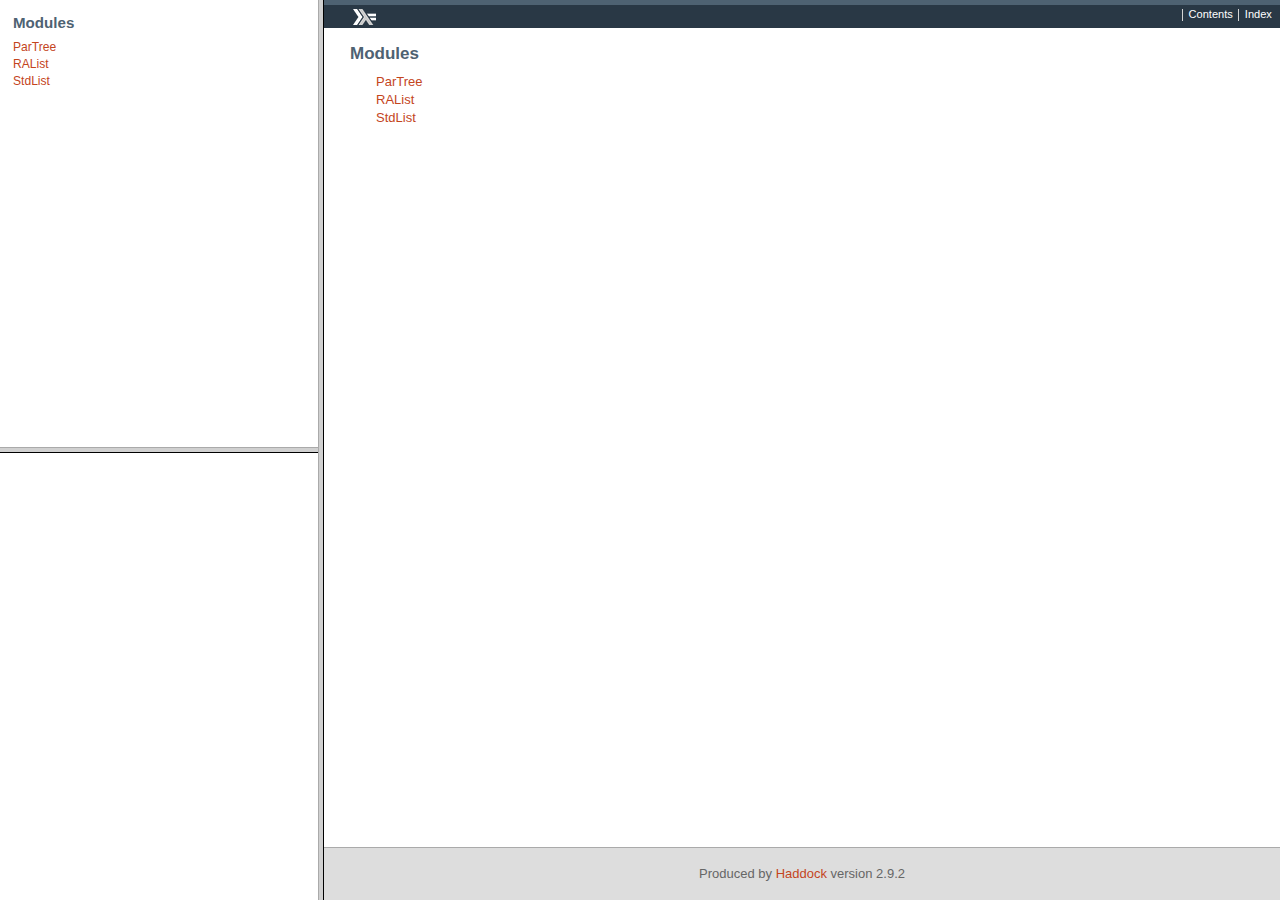
<file: msc/ralist-doc/frames.html>
<!DOCTYPE html 
     PUBLIC "-//W3C//DTD XHTML 1.0 Frameset//EN"
     "http://www.w3.org/TR/xhtml1/DTD/xhtml1-frameset.dtd">
<html xmlns="http://www.w3.org/1999/xhtml">
<head>
<script src="haddock-util.js" type="text/javascript"></script>
<script type="text/javascript"><!--
/*

  The synopsis frame needs to be updated using javascript, so we hide
  it by default and only show it if javascript is enabled.

  TODO: provide some means to disable it.
*/
function load() {
  var d = document.getElementById("inner-fs");
  d.rows = "50%,50%";
  postReframe();
}
--></script>
<frameset id="outer-fs" cols="25%,75%" onload="load()">
  <frameset id="inner-fs" rows="100%,0%">
    <frame src="index-frames.html" name="modules">
    <frame src="" name="synopsis">
  </frameset>
  <frame src="index.html" name="main">
</frameset>
</html>
</file>
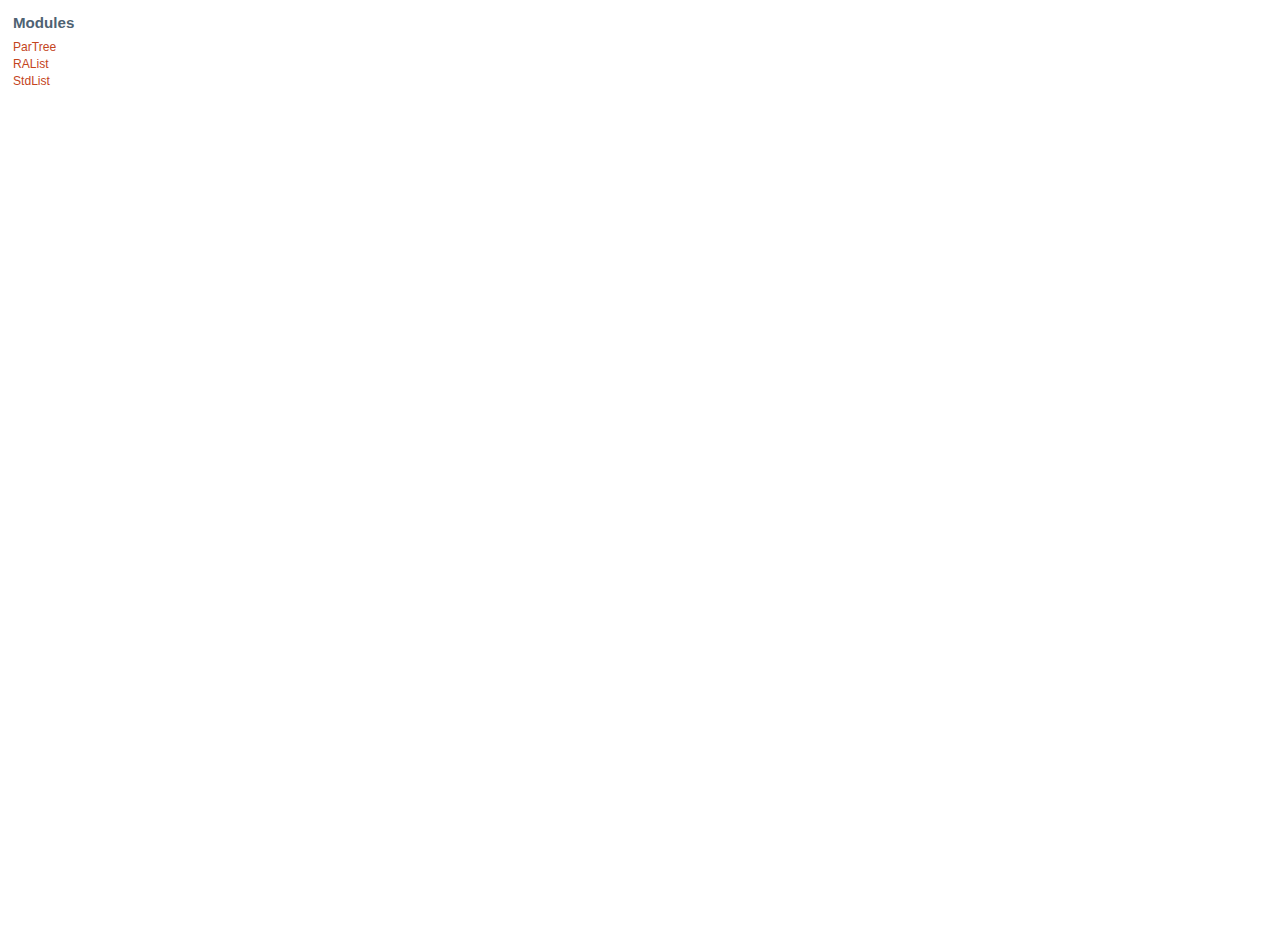
<file: msc/ralist-doc/index-frames.html>
<!DOCTYPE html PUBLIC "-//W3C//DTD XHTML 1.0 Transitional//EN" "http://www.w3.org/TR/xhtml1/DTD/xhtml1-transitional.dtd"><html xmlns="http://www.w3.org/1999/xhtml"><head><meta http-equiv="Content-Type" content="text/html; charset=UTF-8" /><title></title><link href="ocean.css" rel="stylesheet" type="text/css" title="Ocean" /><script src="haddock-util.js" type="text/javascript"></script><script type="text/javascript">//<![CDATA[
window.onload = function () {pageLoad();};
//]]>
</script></head><body id="mini"><div id="module-list"><p class="caption">Modules</p><ul><li class="module"><a href="ParTree.html" target="main">ParTree</a></li><li class="module"><a href="RAList.html" target="main">RAList</a></li><li class="module"><a href="StdList.html" target="main">StdList</a></li></ul></div></body></html>
</file>
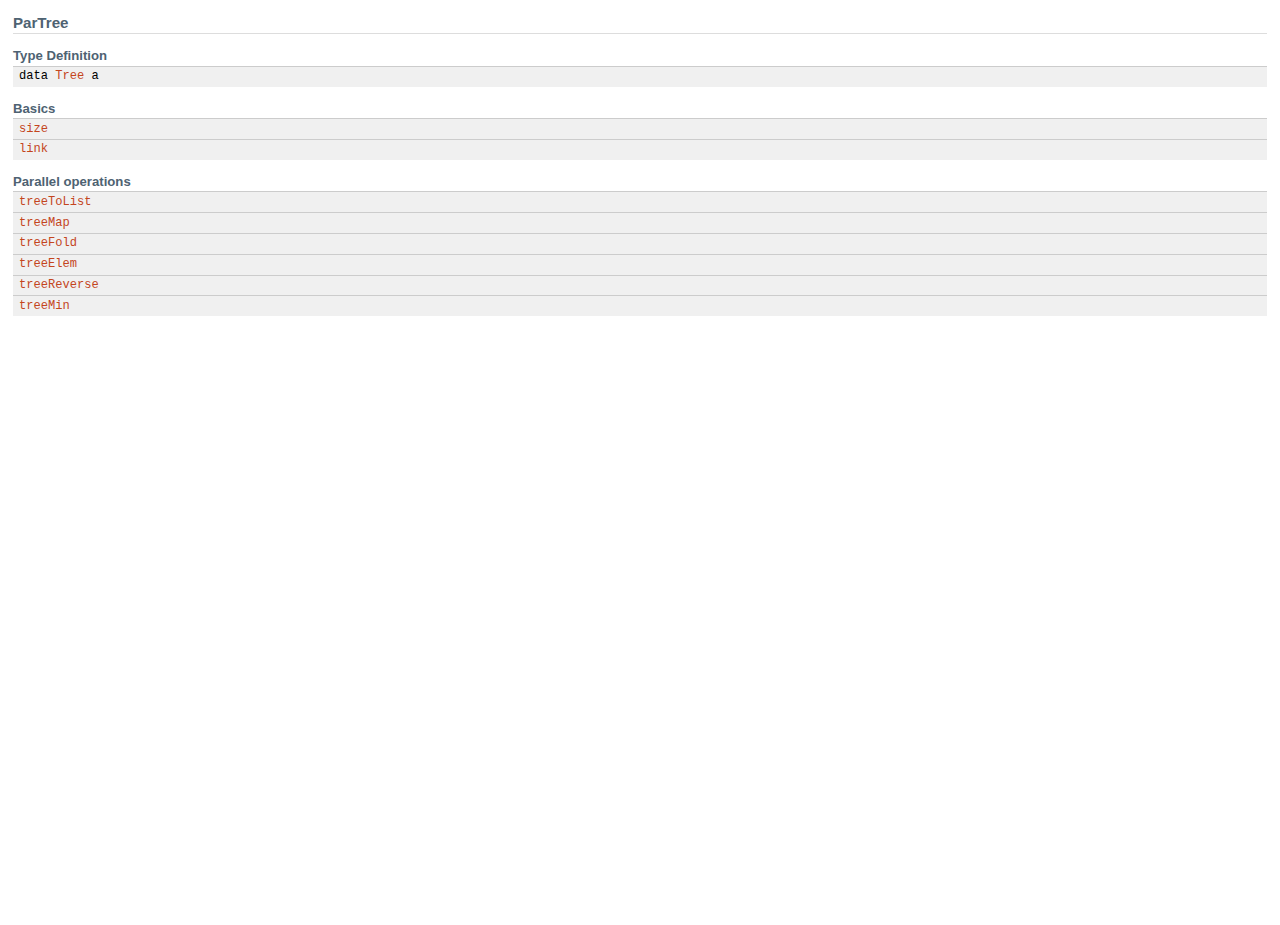
<file: msc/ralist-doc/mini_ParTree.html>
<!DOCTYPE html PUBLIC "-//W3C//DTD XHTML 1.0 Transitional//EN" "http://www.w3.org/TR/xhtml1/DTD/xhtml1-transitional.dtd"><html xmlns="http://www.w3.org/1999/xhtml"><head><meta http-equiv="Content-Type" content="text/html; charset=UTF-8" /><title>ParTree</title><link href="ocean.css" rel="stylesheet" type="text/css" title="Ocean" /><script src="haddock-util.js" type="text/javascript"></script><script type="text/javascript">//<![CDATA[
window.onload = function () {pageLoad();};
//]]>
</script></head><body id="mini"><div id="module-header"><p class="caption">ParTree</p></div><div id="interface"><h1>Type Definition
</h1><div class="top"><p class="src"><span class="keyword">data</span> <a href="ParTree.html#t:Tree" target="main">Tree</a> a</p></div><h1>Basics
</h1><div class="top"><p class="src"><a href="ParTree.html#v:size" target="main">size</a></p></div><div class="top"><p class="src"><a href="ParTree.html#v:link" target="main">link</a></p></div><h1>Parallel operations
</h1><div class="top"><p class="src"><a href="ParTree.html#v:treeToList" target="main">treeToList</a></p></div><div class="top"><p class="src"><a href="ParTree.html#v:treeMap" target="main">treeMap</a></p></div><div class="top"><p class="src"><a href="ParTree.html#v:treeFold" target="main">treeFold</a></p></div><div class="top"><p class="src"><a href="ParTree.html#v:treeElem" target="main">treeElem</a></p></div><div class="top"><p class="src"><a href="ParTree.html#v:treeReverse" target="main">treeReverse</a></p></div><div class="top"><p class="src"><a href="ParTree.html#v:treeMin" target="main">treeMin</a></p></div></div></body></html>
</file>
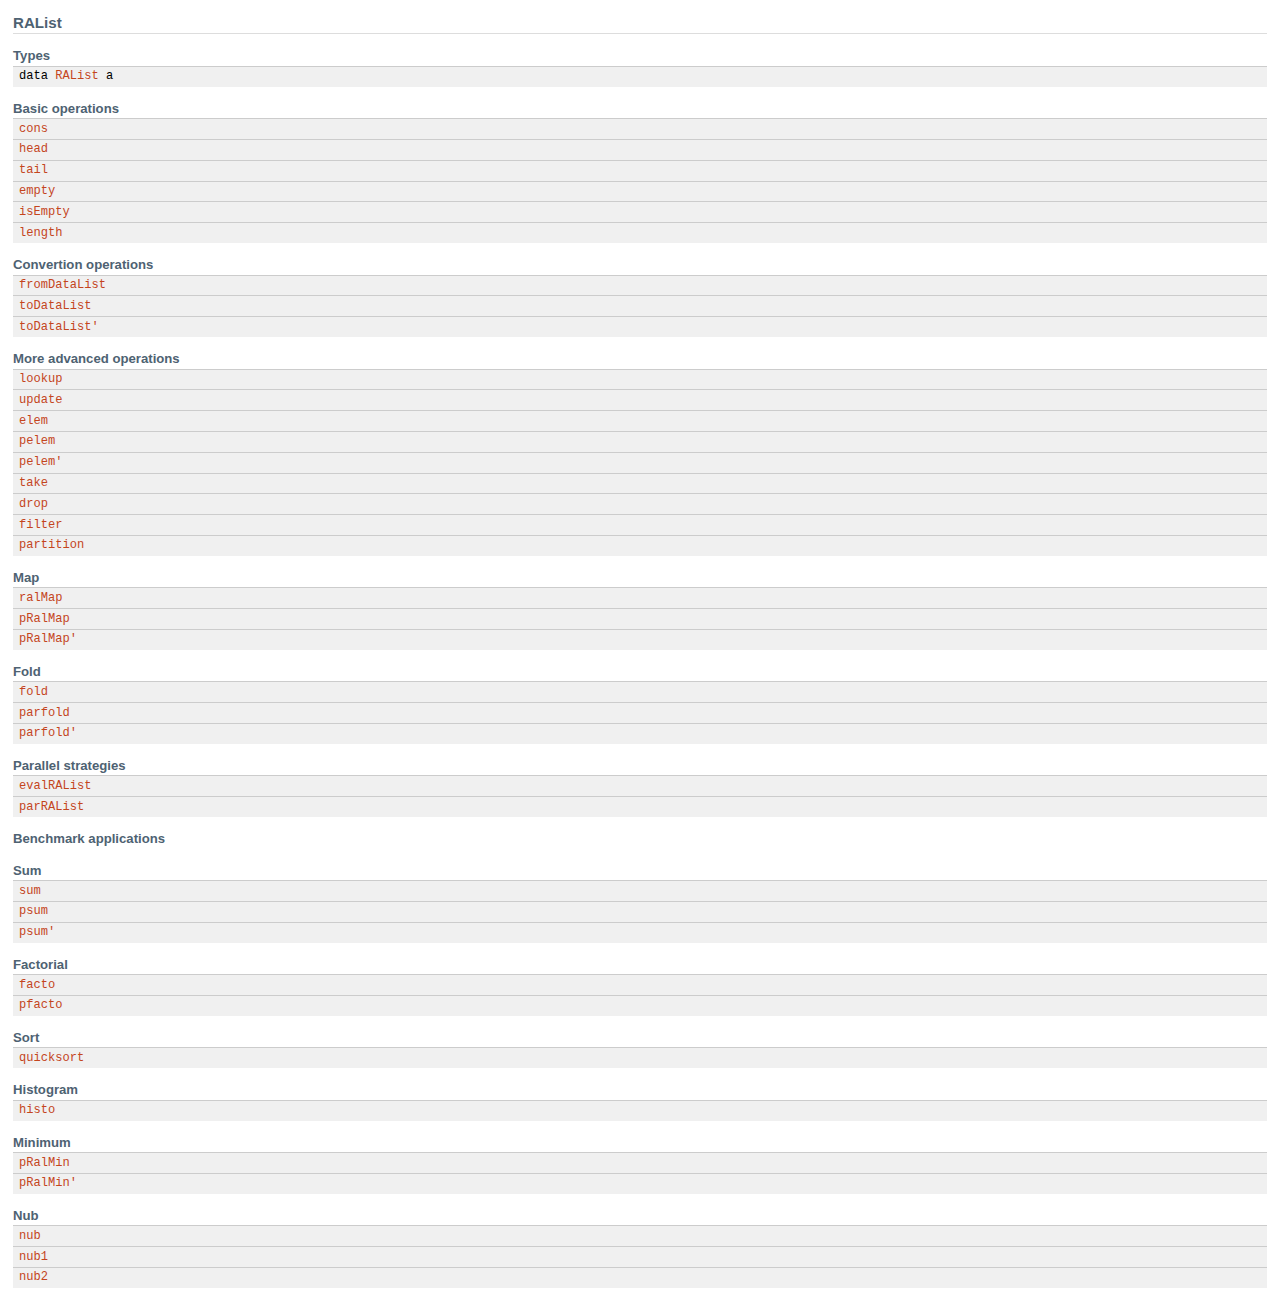
<file: msc/ralist-doc/mini_RAList.html>
<!DOCTYPE html PUBLIC "-//W3C//DTD XHTML 1.0 Transitional//EN" "http://www.w3.org/TR/xhtml1/DTD/xhtml1-transitional.dtd"><html xmlns="http://www.w3.org/1999/xhtml"><head><meta http-equiv="Content-Type" content="text/html; charset=UTF-8" /><title>RAList</title><link href="ocean.css" rel="stylesheet" type="text/css" title="Ocean" /><script src="haddock-util.js" type="text/javascript"></script><script type="text/javascript">//<![CDATA[
window.onload = function () {pageLoad();};
//]]>
</script></head><body id="mini"><div id="module-header"><p class="caption">RAList</p></div><div id="interface"><h1>Types
</h1><div class="top"><p class="src"><span class="keyword">data</span> <a href="RAList.html#t:RAList" target="main">RAList</a> a</p></div><h1>Basic operations
</h1><div class="top"><p class="src"><a href="RAList.html#v:cons" target="main">cons</a></p></div><div class="top"><p class="src"><a href="RAList.html#v:head" target="main">head</a></p></div><div class="top"><p class="src"><a href="RAList.html#v:tail" target="main">tail</a></p></div><div class="top"><p class="src"><a href="RAList.html#v:empty" target="main">empty</a></p></div><div class="top"><p class="src"><a href="RAList.html#v:isEmpty" target="main">isEmpty</a></p></div><div class="top"><p class="src"><a href="RAList.html#v:length" target="main">length</a></p></div><h1>Convertion operations
</h1><div class="top"><p class="src"><a href="RAList.html#v:fromDataList" target="main">fromDataList</a></p></div><div class="top"><p class="src"><a href="RAList.html#v:toDataList" target="main">toDataList</a></p></div><div class="top"><p class="src"><a href="RAList.html#v:toDataList-39-" target="main">toDataList'</a></p></div><h1>More advanced operations
</h1><div class="top"><p class="src"><a href="RAList.html#v:lookup" target="main">lookup</a></p></div><div class="top"><p class="src"><a href="RAList.html#v:update" target="main">update</a></p></div><div class="top"><p class="src"><a href="RAList.html#v:elem" target="main">elem</a></p></div><div class="top"><p class="src"><a href="RAList.html#v:pelem" target="main">pelem</a></p></div><div class="top"><p class="src"><a href="RAList.html#v:pelem-39-" target="main">pelem'</a></p></div><div class="top"><p class="src"><a href="RAList.html#v:take" target="main">take</a></p></div><div class="top"><p class="src"><a href="RAList.html#v:drop" target="main">drop</a></p></div><div class="top"><p class="src"><a href="RAList.html#v:filter" target="main">filter</a></p></div><div class="top"><p class="src"><a href="RAList.html#v:partition" target="main">partition</a></p></div><h1>Map
</h1><div class="top"><p class="src"><a href="RAList.html#v:ralMap" target="main">ralMap</a></p></div><div class="top"><p class="src"><a href="RAList.html#v:pRalMap" target="main">pRalMap</a></p></div><div class="top"><p class="src"><a href="RAList.html#v:pRalMap-39-" target="main">pRalMap'</a></p></div><h1>Fold
</h1><div class="top"><p class="src"><a href="RAList.html#v:fold" target="main">fold</a></p></div><div class="top"><p class="src"><a href="RAList.html#v:parfold" target="main">parfold</a></p></div><div class="top"><p class="src"><a href="RAList.html#v:parfold-39-" target="main">parfold'</a></p></div><h1>Parallel strategies
</h1><div class="top"><p class="src"><a href="RAList.html#v:evalRAList" target="main">evalRAList</a></p></div><div class="top"><p class="src"><a href="RAList.html#v:parRAList" target="main">parRAList</a></p></div><h1>Benchmark applications
</h1><h2>Sum
</h2><div class="top"><p class="src"><a href="RAList.html#v:sum" target="main">sum</a></p></div><div class="top"><p class="src"><a href="RAList.html#v:psum" target="main">psum</a></p></div><div class="top"><p class="src"><a href="RAList.html#v:psum-39-" target="main">psum'</a></p></div><h2>Factorial
</h2><div class="top"><p class="src"><a href="RAList.html#v:facto" target="main">facto</a></p></div><div class="top"><p class="src"><a href="RAList.html#v:pfacto" target="main">pfacto</a></p></div><h2>Sort
</h2><div class="top"><p class="src"><a href="RAList.html#v:quicksort" target="main">quicksort</a></p></div><h2>Histogram
</h2><div class="top"><p class="src"><a href="RAList.html#v:histo" target="main">histo</a></p></div><h2>Minimum
</h2><div class="top"><p class="src"><a href="RAList.html#v:pRalMin" target="main">pRalMin</a></p></div><div class="top"><p class="src"><a href="RAList.html#v:pRalMin-39-" target="main">pRalMin'</a></p></div><h2>Nub
</h2><div class="top"><p class="src"><a href="RAList.html#v:nub" target="main">nub</a></p></div><div class="top"><p class="src"><a href="RAList.html#v:nub1" target="main">nub1</a></p></div><div class="top"><p class="src"><a href="RAList.html#v:nub2" target="main">nub2</a></p></div></div></body></html>
</file>
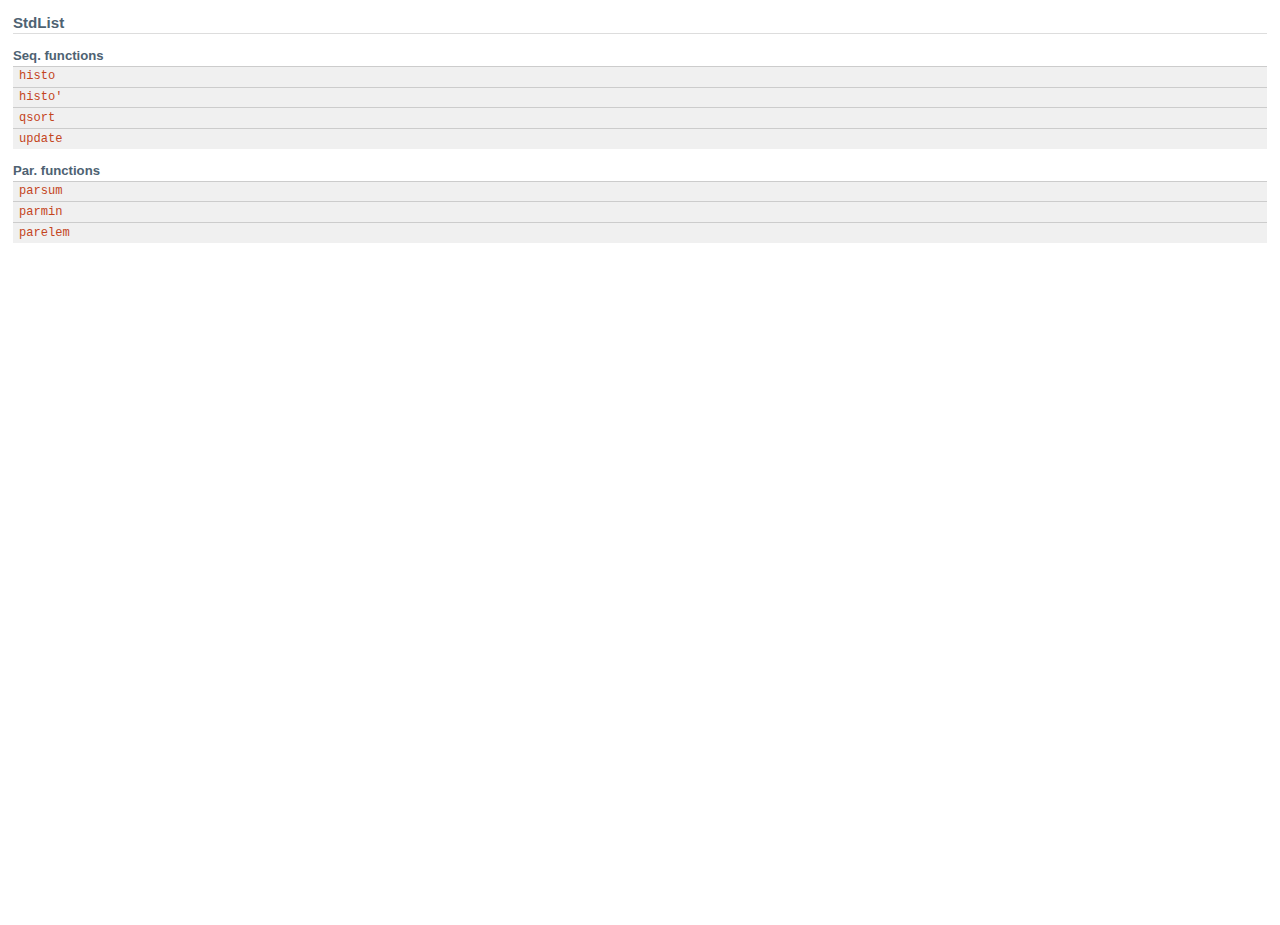
<file: msc/ralist-doc/mini_StdList.html>
<!DOCTYPE html PUBLIC "-//W3C//DTD XHTML 1.0 Transitional//EN" "http://www.w3.org/TR/xhtml1/DTD/xhtml1-transitional.dtd"><html xmlns="http://www.w3.org/1999/xhtml"><head><meta http-equiv="Content-Type" content="text/html; charset=UTF-8" /><title>StdList</title><link href="ocean.css" rel="stylesheet" type="text/css" title="Ocean" /><script src="haddock-util.js" type="text/javascript"></script><script type="text/javascript">//<![CDATA[
window.onload = function () {pageLoad();};
//]]>
</script></head><body id="mini"><div id="module-header"><p class="caption">StdList</p></div><div id="interface"><h1>Seq. functions
</h1><div class="top"><p class="src"><a href="StdList.html#v:histo" target="main">histo</a></p></div><div class="top"><p class="src"><a href="StdList.html#v:histo-39-" target="main">histo'</a></p></div><div class="top"><p class="src"><a href="StdList.html#v:qsort" target="main">qsort</a></p></div><div class="top"><p class="src"><a href="StdList.html#v:update" target="main">update</a></p></div><h1>Par. functions
</h1><div class="top"><p class="src"><a href="StdList.html#v:parsum" target="main">parsum</a></p></div><div class="top"><p class="src"><a href="StdList.html#v:parmin" target="main">parmin</a></p></div><div class="top"><p class="src"><a href="StdList.html#v:parelem" target="main">parelem</a></p></div></div></body></html>
</file>
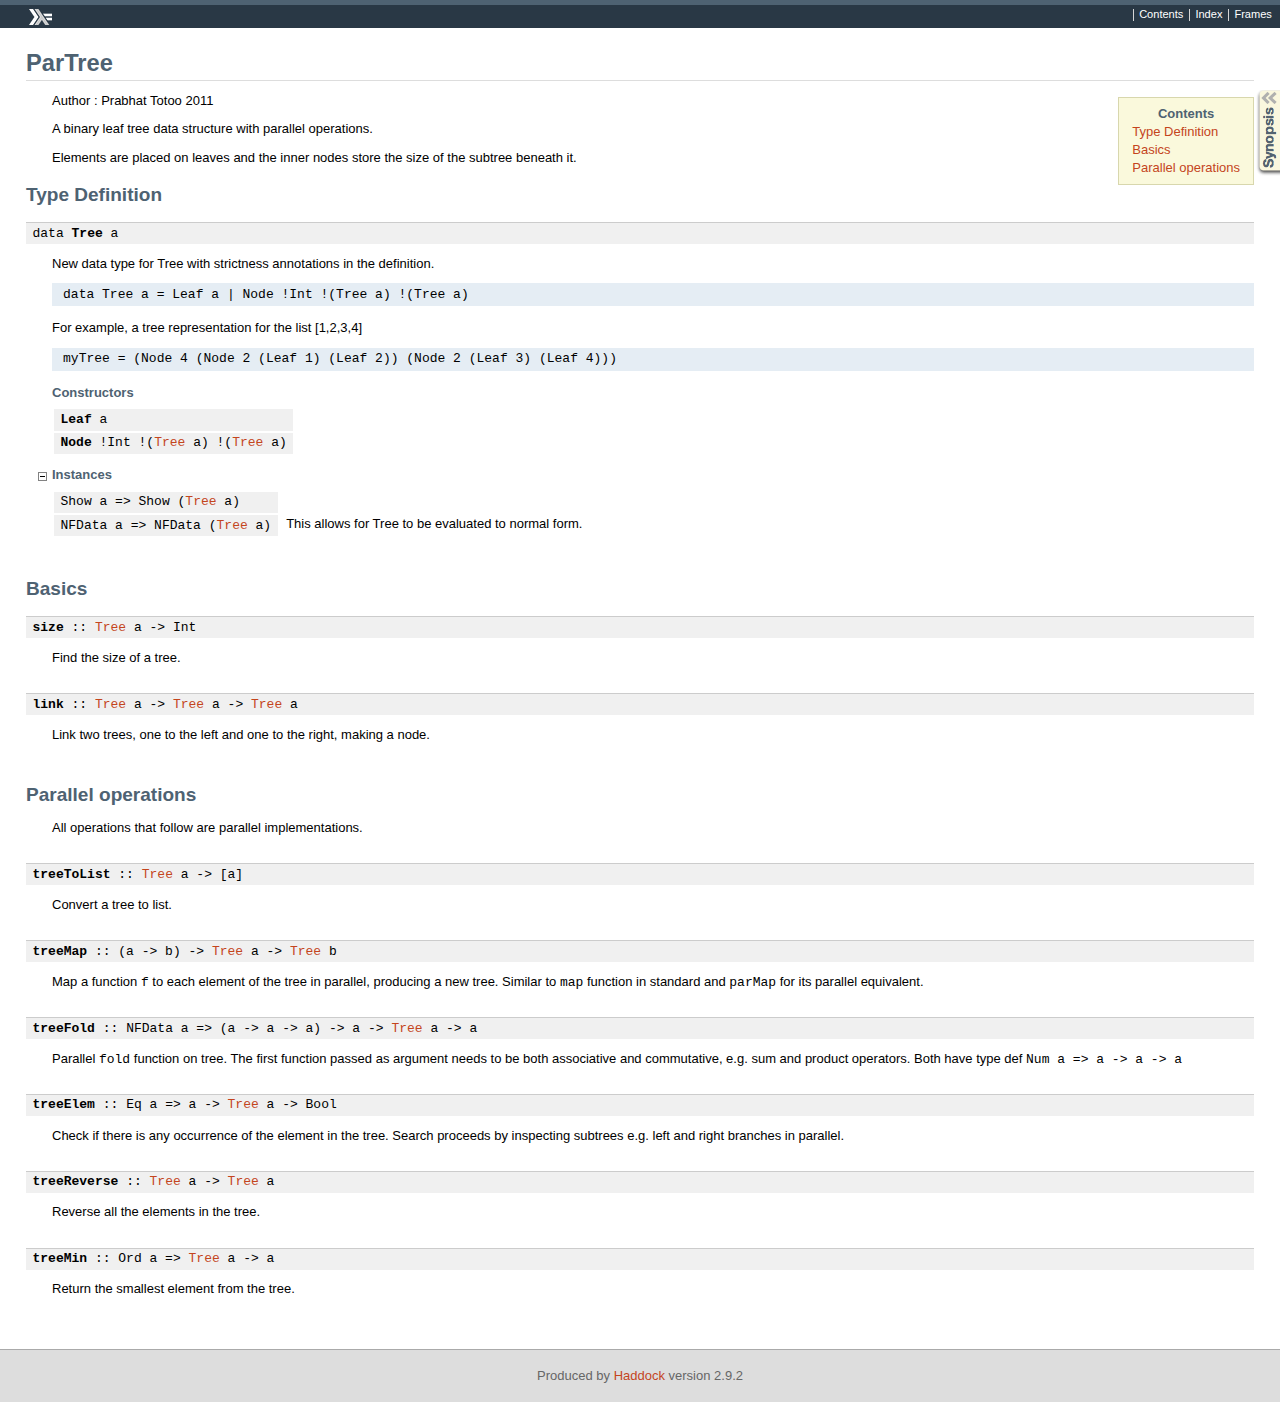
<file: msc/ralist-doc/ParTree.html>
<!DOCTYPE html PUBLIC "-//W3C//DTD XHTML 1.0 Transitional//EN" "http://www.w3.org/TR/xhtml1/DTD/xhtml1-transitional.dtd"><html xmlns="http://www.w3.org/1999/xhtml"><head><meta http-equiv="Content-Type" content="text/html; charset=UTF-8" /><title>ParTree</title><link href="ocean.css" rel="stylesheet" type="text/css" title="Ocean" /><script src="haddock-util.js" type="text/javascript"></script><script type="text/javascript">//<![CDATA[
window.onload = function () {pageLoad();setSynopsis("mini_ParTree.html");};
//]]>
</script></head><body><div id="package-header"><ul class="links" id="page-menu"><li><a href="index.html">Contents</a></li><li><a href="doc-index.html">Index</a></li></ul><p class="caption" class="empty">&nbsp;</p></div><div id="content"><div id="module-header"><p class="caption">ParTree</p></div><div id="table-of-contents"><p class="caption">Contents</p><ul><li><a href="#g:1">Type Definition
</a></li><li><a href="#g:2">Basics
</a></li><li><a href="#g:3">Parallel operations
</a></li></ul></div><div id="description"><p class="caption">Description</p><div class="doc"><p>Author : Prabhat Totoo 2011
</p><p>A binary leaf tree data structure with parallel operations.
</p><p>Elements are placed on leaves and the inner nodes store the size
 of the subtree beneath it.
</p></div></div><div id="synopsis"><p id="control.syn" class="caption expander" onclick="toggleSection('syn')">Synopsis</p><ul id="section.syn" class="hide" onclick="toggleSection('syn')"><li class="src short"><span class="keyword">data</span>  <a href="#t:Tree">Tree</a> a<ul class="subs"><li>= <a href="#v:Leaf">Leaf</a> a  </li><li>| <a href="#v:Node">Node</a> !Int !(<a href="ParTree.html#t:Tree">Tree</a> a) !(<a href="ParTree.html#t:Tree">Tree</a> a)  </li></ul></li><li class="src short"><a href="#v:size">size</a> ::  <a href="ParTree.html#t:Tree">Tree</a> a -&gt; Int</li><li class="src short"><a href="#v:link">link</a> ::  <a href="ParTree.html#t:Tree">Tree</a> a -&gt; <a href="ParTree.html#t:Tree">Tree</a> a -&gt; <a href="ParTree.html#t:Tree">Tree</a> a</li><li class="src short"><a href="#v:treeToList">treeToList</a> ::  <a href="ParTree.html#t:Tree">Tree</a> a -&gt; [a]</li><li class="src short"><a href="#v:treeMap">treeMap</a> ::  (a -&gt; b) -&gt; <a href="ParTree.html#t:Tree">Tree</a> a -&gt; <a href="ParTree.html#t:Tree">Tree</a> b</li><li class="src short"><a href="#v:treeFold">treeFold</a> :: NFData a =&gt; (a -&gt; a -&gt; a) -&gt; a -&gt; <a href="ParTree.html#t:Tree">Tree</a> a -&gt; a</li><li class="src short"><a href="#v:treeElem">treeElem</a> :: Eq a =&gt; a -&gt; <a href="ParTree.html#t:Tree">Tree</a> a -&gt; Bool</li><li class="src short"><a href="#v:treeReverse">treeReverse</a> ::  <a href="ParTree.html#t:Tree">Tree</a> a -&gt; <a href="ParTree.html#t:Tree">Tree</a> a</li><li class="src short"><a href="#v:treeMin">treeMin</a> :: Ord a =&gt; <a href="ParTree.html#t:Tree">Tree</a> a -&gt; a</li></ul></div><div id="interface"><h1 id="g:1">Type Definition
</h1><div class="top"><p class="src"><span class="keyword">data</span>  <a name="t:Tree" class="def">Tree</a> a </p><div class="doc"><p>New data type for Tree with strictness annotations in the definition.
</p><pre> data Tree a = Leaf a | Node !Int !(Tree a) !(Tree a)
</pre><p>For example, a tree representation for the list [1,2,3,4]
</p><pre> myTree = (Node 4 (Node 2 (Leaf 1) (Leaf 2)) (Node 2 (Leaf 3) (Leaf 4)))
</pre></div><div class="subs constructors"><p class="caption">Constructors</p><table><tr><td class="src"><a name="v:Leaf" class="def">Leaf</a> a</td><td class="doc empty">&nbsp;</td></tr><tr><td class="src"><a name="v:Node" class="def">Node</a> !Int !(<a href="ParTree.html#t:Tree">Tree</a> a) !(<a href="ParTree.html#t:Tree">Tree</a> a)</td><td class="doc empty">&nbsp;</td></tr></table></div><div class="subs instances"><p id="control.i:Tree" class="caption collapser" onclick="toggleSection('i:Tree')">Instances</p><div id="section.i:Tree" class="show"><table><tr><td class="src">Show a =&gt; Show (<a href="ParTree.html#t:Tree">Tree</a> a)</td><td class="doc empty">&nbsp;</td></tr><tr><td class="src">NFData a =&gt; NFData (<a href="ParTree.html#t:Tree">Tree</a> a)</td><td class="doc"><p>This allows for Tree to be evaluated to normal form.
</p></td></tr></table></div></div></div><h1 id="g:2">Basics
</h1><div class="top"><p class="src"><a name="v:size" class="def">size</a> ::  <a href="ParTree.html#t:Tree">Tree</a> a -&gt; Int</p><div class="doc"><p>Find the size of a tree.
</p></div></div><div class="top"><p class="src"><a name="v:link" class="def">link</a> ::  <a href="ParTree.html#t:Tree">Tree</a> a -&gt; <a href="ParTree.html#t:Tree">Tree</a> a -&gt; <a href="ParTree.html#t:Tree">Tree</a> a</p><div class="doc"><p>Link two trees, one to the left and one to the right, making a node.
</p></div></div><h1 id="g:3">Parallel operations
</h1><div class="doc"><p>All operations that follow are parallel implementations.
</p></div><div class="top"><p class="src"><a name="v:treeToList" class="def">treeToList</a> ::  <a href="ParTree.html#t:Tree">Tree</a> a -&gt; [a]</p><div class="doc"><p>Convert a tree to list.
</p></div></div><div class="top"><p class="src"><a name="v:treeMap" class="def">treeMap</a> ::  (a -&gt; b) -&gt; <a href="ParTree.html#t:Tree">Tree</a> a -&gt; <a href="ParTree.html#t:Tree">Tree</a> b</p><div class="doc"><p>Map a function <code>f</code> to each element of the tree in parallel, producing a
 new tree. Similar to <code>map</code> function in standard and <code>parMap</code> for its parallel 
 equivalent.
</p></div></div><div class="top"><p class="src"><a name="v:treeFold" class="def">treeFold</a> :: NFData a =&gt; (a -&gt; a -&gt; a) -&gt; a -&gt; <a href="ParTree.html#t:Tree">Tree</a> a -&gt; a</p><div class="doc"><p>Parallel <code>fold</code> function on tree. The first function passed as argument
 needs to be both associative and commutative, e.g. sum and product operators.
 Both have type def <code>Num a =&gt; a -&gt; a -&gt; a</code>
</p></div></div><div class="top"><p class="src"><a name="v:treeElem" class="def">treeElem</a> :: Eq a =&gt; a -&gt; <a href="ParTree.html#t:Tree">Tree</a> a -&gt; Bool</p><div class="doc"><p>Check if there is any occurrence of the element in the tree. 
 Search proceeds by inspecting subtrees e.g. left and right
 branches in parallel.
</p></div></div><div class="top"><p class="src"><a name="v:treeReverse" class="def">treeReverse</a> ::  <a href="ParTree.html#t:Tree">Tree</a> a -&gt; <a href="ParTree.html#t:Tree">Tree</a> a</p><div class="doc"><p>Reverse all the elements in the tree.
</p></div></div><div class="top"><p class="src"><a name="v:treeMin" class="def">treeMin</a> :: Ord a =&gt; <a href="ParTree.html#t:Tree">Tree</a> a -&gt; a</p><div class="doc"><p>Return the smallest element from the tree.
</p></div></div></div></div><div id="footer"><p>Produced by <a href="http://www.haskell.org/haddock/">Haddock</a> version 2.9.2</p></div></body></html>
</file>
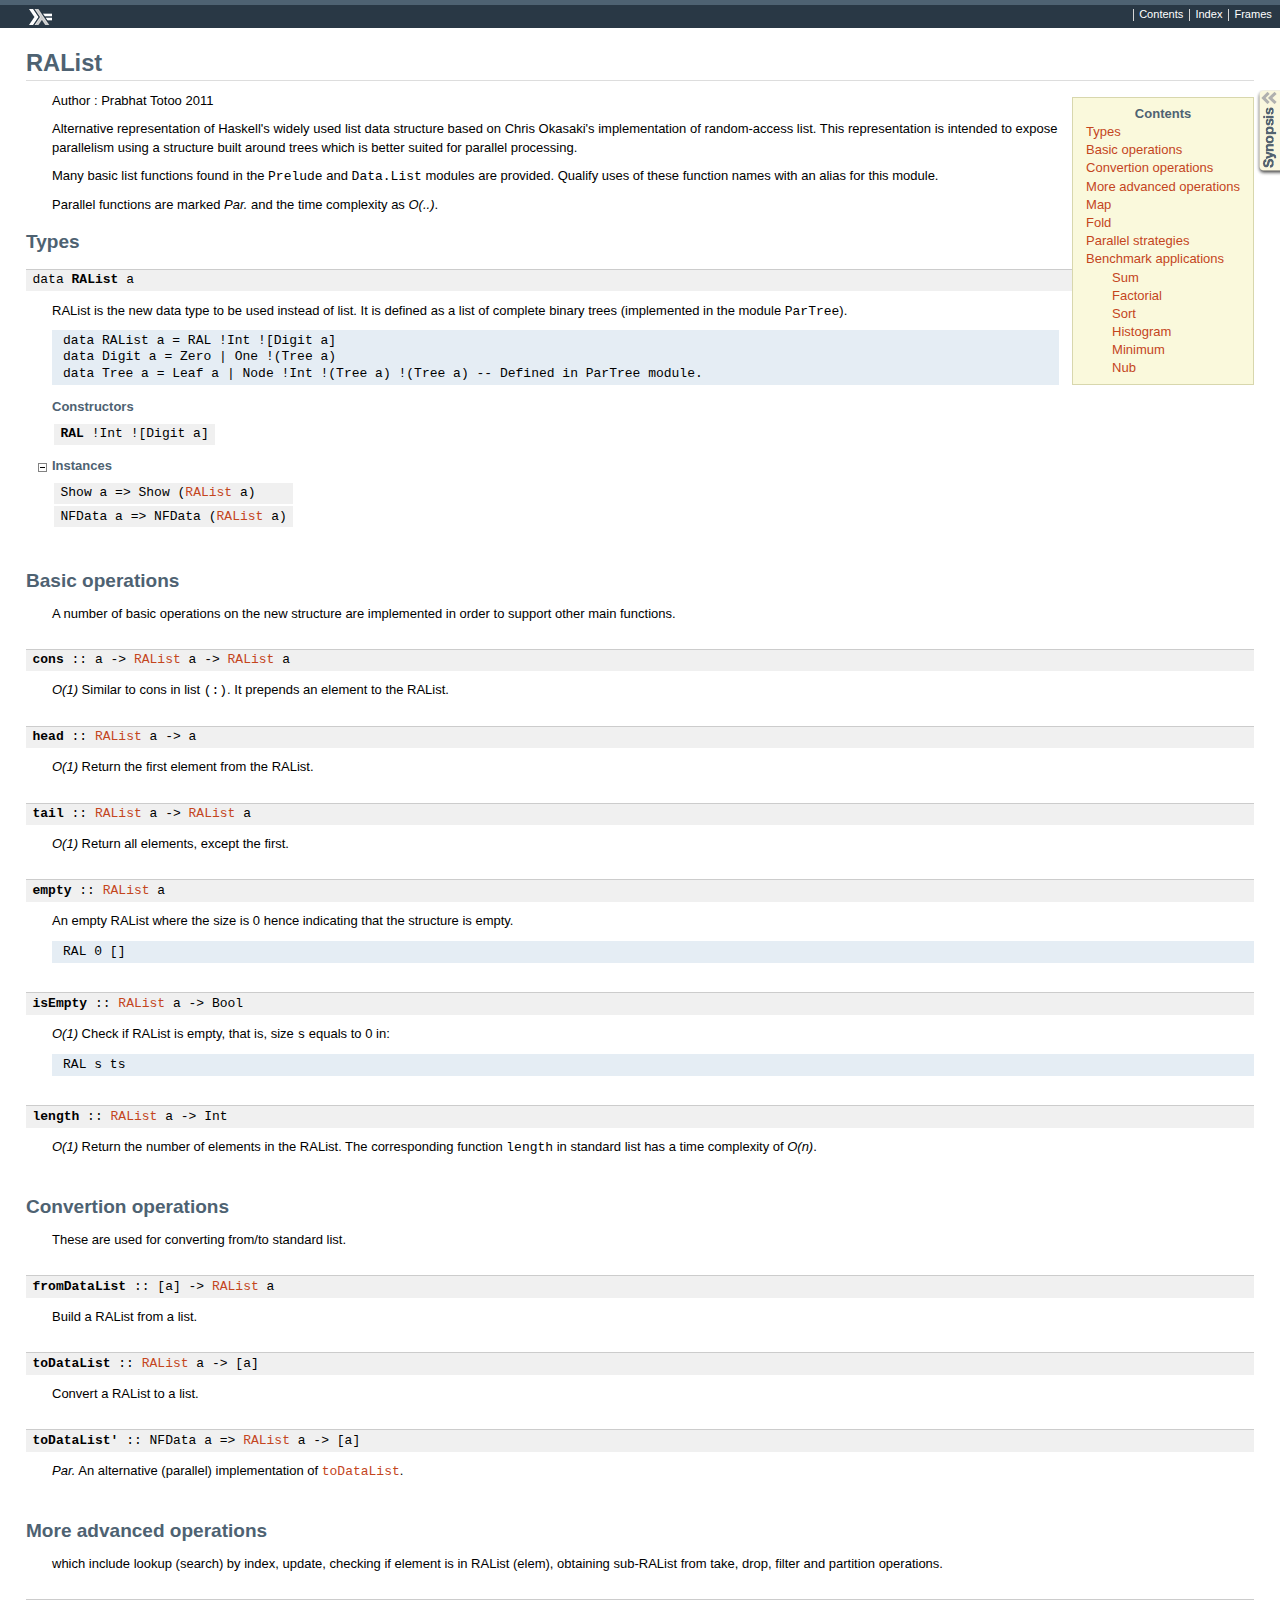
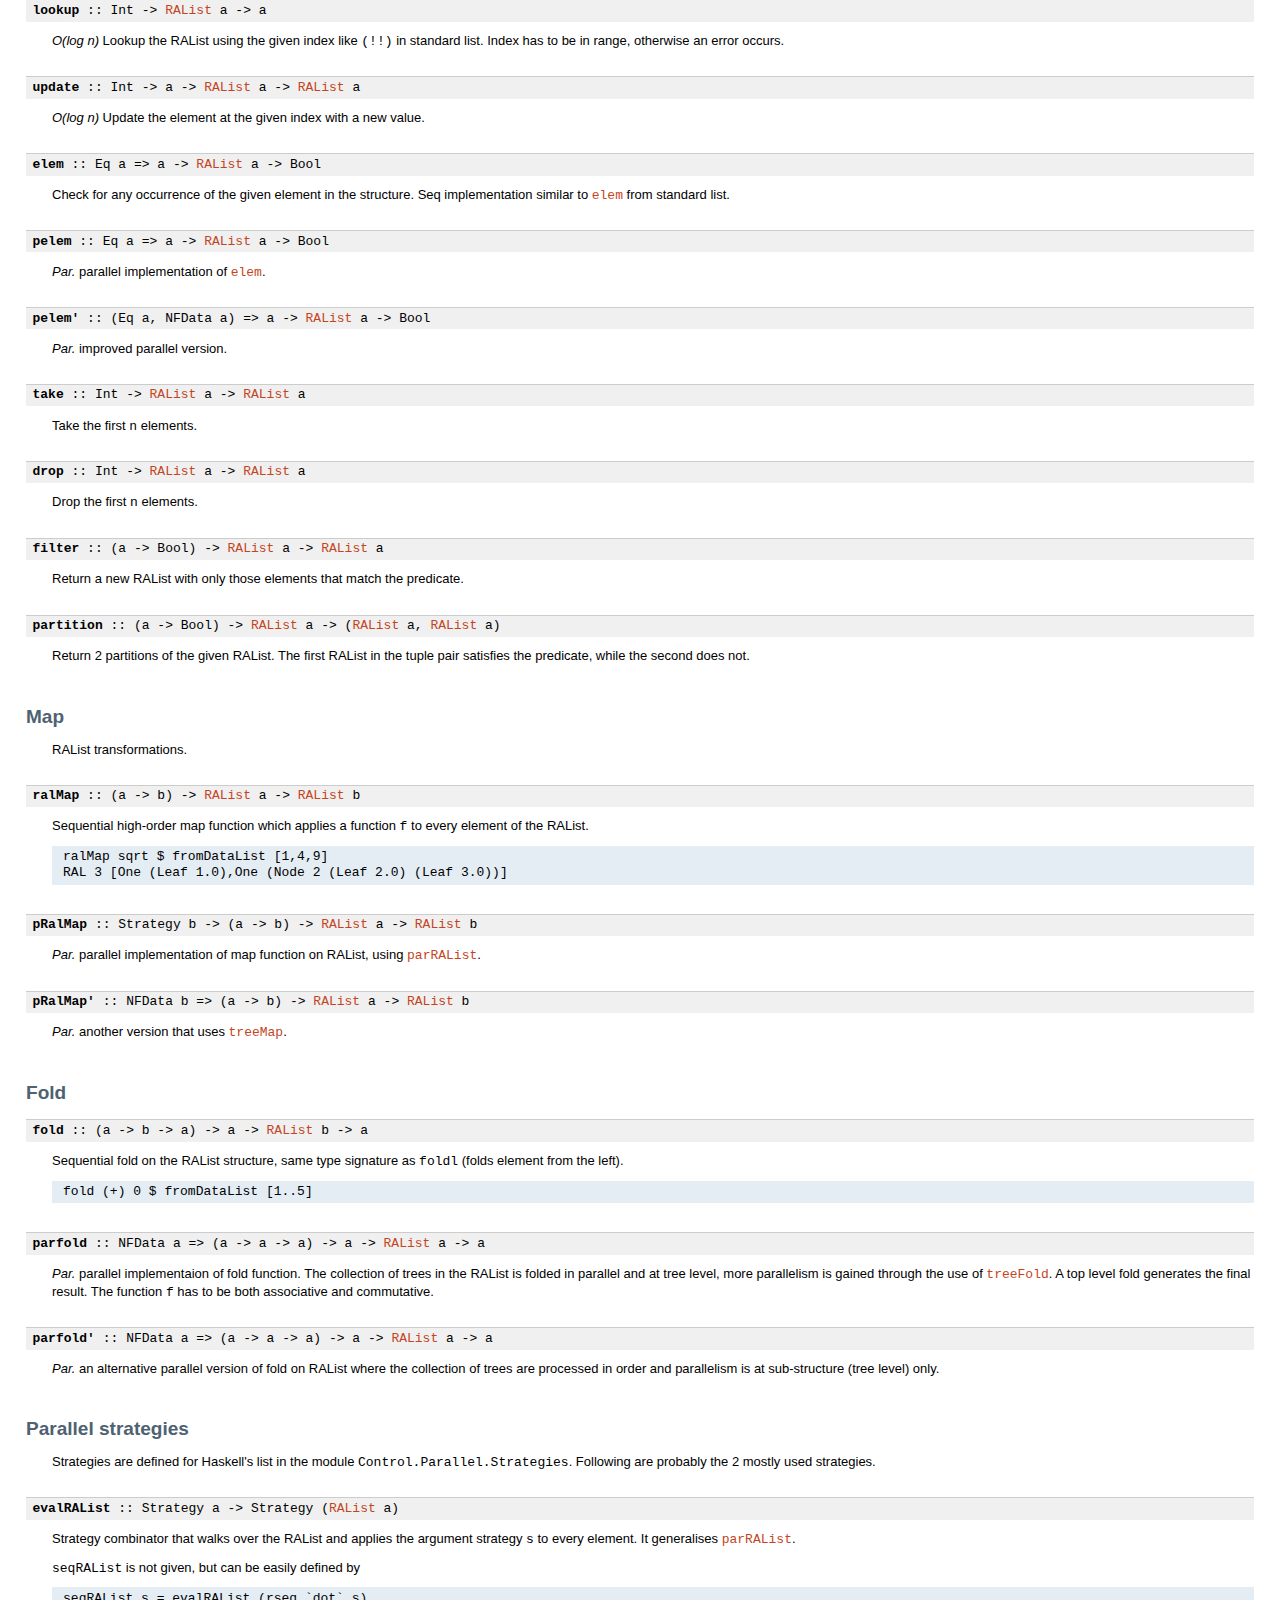
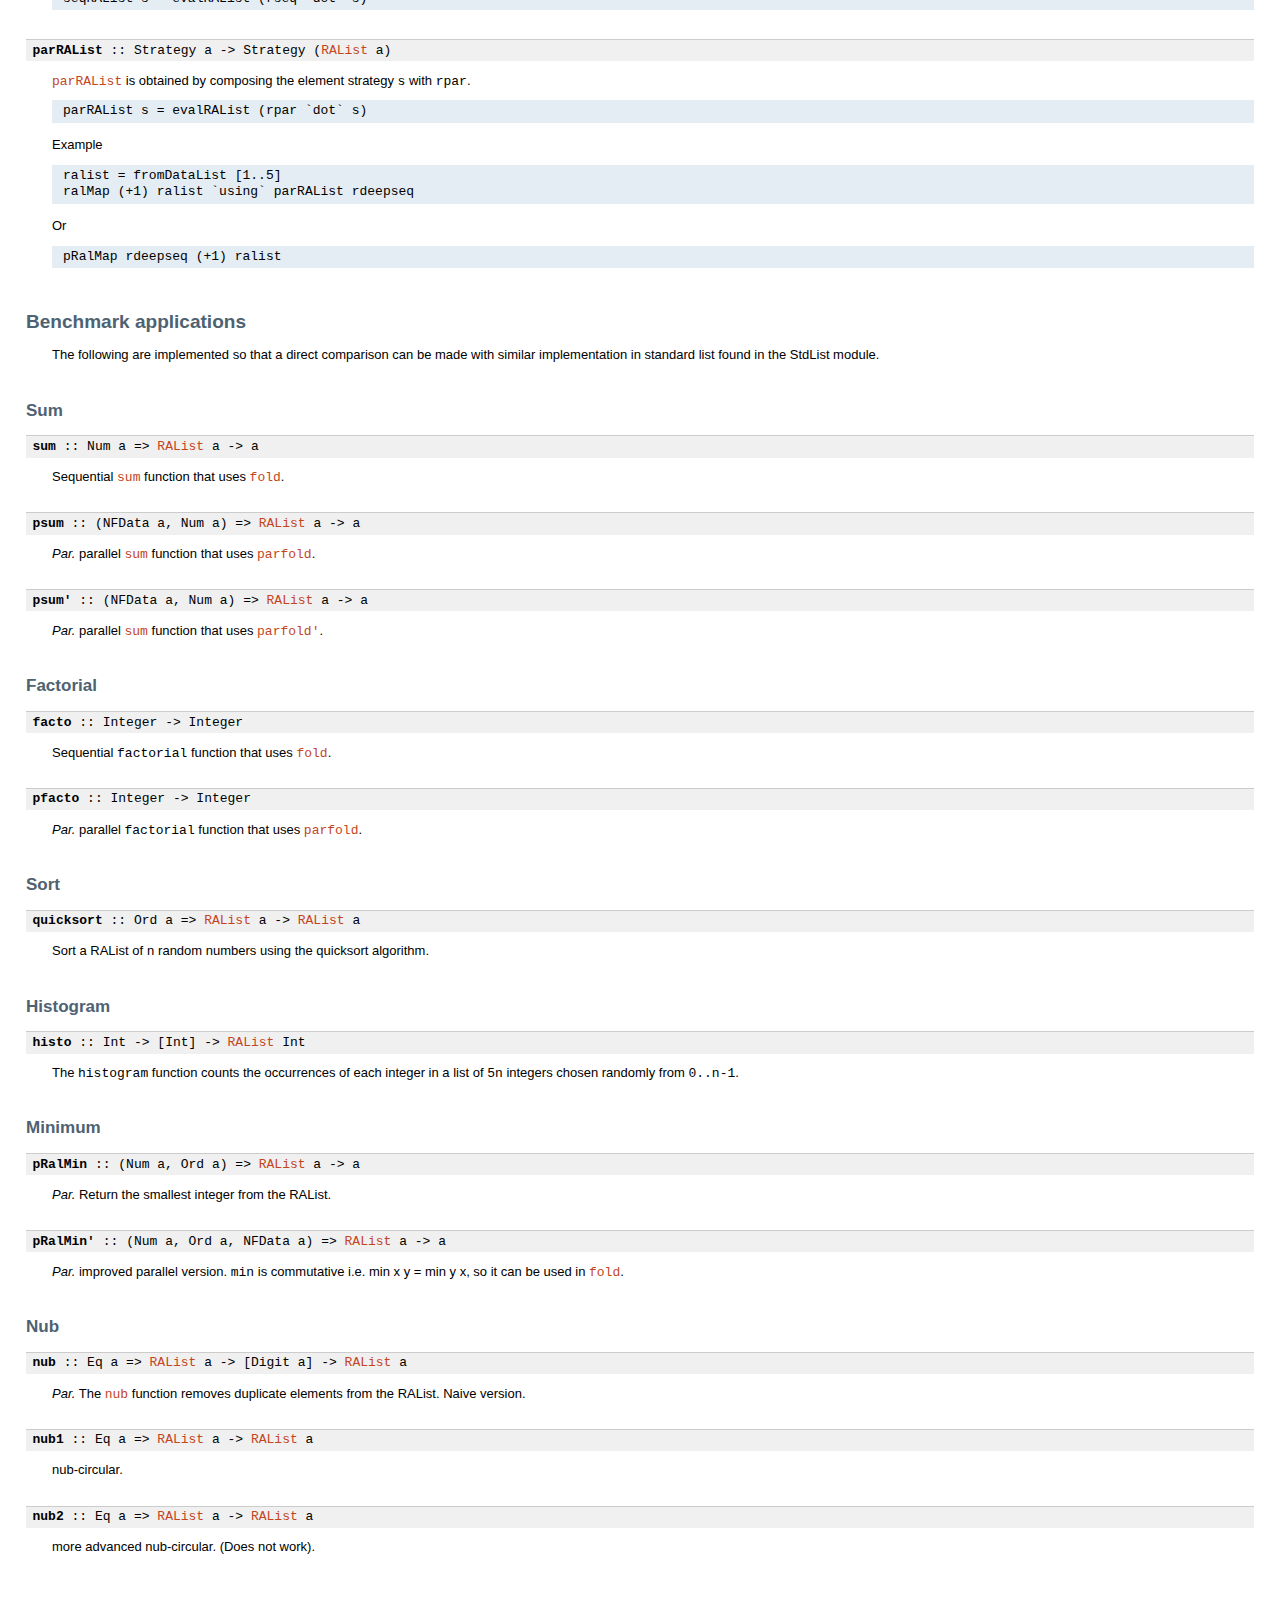
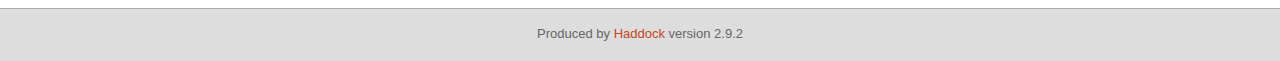
<file: msc/ralist-doc/RAList.html>
<!DOCTYPE html PUBLIC "-//W3C//DTD XHTML 1.0 Transitional//EN" "http://www.w3.org/TR/xhtml1/DTD/xhtml1-transitional.dtd"><html xmlns="http://www.w3.org/1999/xhtml"><head><meta http-equiv="Content-Type" content="text/html; charset=UTF-8" /><title>RAList</title><link href="ocean.css" rel="stylesheet" type="text/css" title="Ocean" /><script src="haddock-util.js" type="text/javascript"></script><script type="text/javascript">//<![CDATA[
window.onload = function () {pageLoad();setSynopsis("mini_RAList.html");};
//]]>
</script></head><body><div id="package-header"><ul class="links" id="page-menu"><li><a href="index.html">Contents</a></li><li><a href="doc-index.html">Index</a></li></ul><p class="caption" class="empty">&nbsp;</p></div><div id="content"><div id="module-header"><p class="caption">RAList</p></div><div id="table-of-contents"><p class="caption">Contents</p><ul><li><a href="#g:1">Types
</a></li><li><a href="#g:2">Basic operations
</a></li><li><a href="#g:3">Convertion operations
</a></li><li><a href="#g:4">More advanced operations
</a></li><li><a href="#g:5">Map
</a></li><li><a href="#g:6">Fold
</a></li><li><a href="#g:7">Parallel strategies
</a></li><li><a href="#g:8">Benchmark applications
</a><ul><li><a href="#g:9">Sum
</a></li><li><a href="#g:10">Factorial
</a></li><li><a href="#g:11">Sort
</a></li><li><a href="#g:12">Histogram
</a></li><li><a href="#g:13">Minimum
</a></li><li><a href="#g:14">Nub
</a></li></ul></li></ul></div><div id="description"><p class="caption">Description</p><div class="doc"><p>Author : Prabhat Totoo 2011
</p><p>Alternative representation of Haskell's widely used list
 data structure based on Chris Okasaki's implementation of
 random-access list. This representation is intended to expose
 parallelism using a structure built around trees which is better
 suited for parallel processing.
</p><p>Many basic list functions found in the <code>Prelude</code> and <code>Data.List</code>
 modules are provided. Qualify uses of these function names with an 
 alias for this module.
</p><p>Parallel functions are marked <em>Par.</em> and the time complexity as <em>O(..)</em>.
</p></div></div><div id="synopsis"><p id="control.syn" class="caption expander" onclick="toggleSection('syn')">Synopsis</p><ul id="section.syn" class="hide" onclick="toggleSection('syn')"><li class="src short"><span class="keyword">data</span>  <a href="#t:RAList">RAList</a> a = <a href="#v:RAL">RAL</a> !Int ![Digit a]</li><li class="src short"><a href="#v:cons">cons</a> ::  a -&gt; <a href="RAList.html#t:RAList">RAList</a> a -&gt; <a href="RAList.html#t:RAList">RAList</a> a</li><li class="src short"><a href="#v:head">head</a> ::  <a href="RAList.html#t:RAList">RAList</a> a -&gt; a</li><li class="src short"><a href="#v:tail">tail</a> ::  <a href="RAList.html#t:RAList">RAList</a> a -&gt; <a href="RAList.html#t:RAList">RAList</a> a</li><li class="src short"><a href="#v:empty">empty</a> ::  <a href="RAList.html#t:RAList">RAList</a> a</li><li class="src short"><a href="#v:isEmpty">isEmpty</a> ::  <a href="RAList.html#t:RAList">RAList</a> a -&gt; Bool</li><li class="src short"><a href="#v:length">length</a> ::  <a href="RAList.html#t:RAList">RAList</a> a -&gt; Int</li><li class="src short"><a href="#v:fromDataList">fromDataList</a> ::  [a] -&gt; <a href="RAList.html#t:RAList">RAList</a> a</li><li class="src short"><a href="#v:toDataList">toDataList</a> ::  <a href="RAList.html#t:RAList">RAList</a> a -&gt; [a]</li><li class="src short"><a href="#v:toDataList-39-">toDataList'</a> :: NFData a =&gt; <a href="RAList.html#t:RAList">RAList</a> a -&gt; [a]</li><li class="src short"><a href="#v:lookup">lookup</a> ::  Int -&gt; <a href="RAList.html#t:RAList">RAList</a> a -&gt; a</li><li class="src short"><a href="#v:update">update</a> ::  Int -&gt; a -&gt; <a href="RAList.html#t:RAList">RAList</a> a -&gt; <a href="RAList.html#t:RAList">RAList</a> a</li><li class="src short"><a href="#v:elem">elem</a> :: Eq a =&gt; a -&gt; <a href="RAList.html#t:RAList">RAList</a> a -&gt; Bool</li><li class="src short"><a href="#v:pelem">pelem</a> :: Eq a =&gt; a -&gt; <a href="RAList.html#t:RAList">RAList</a> a -&gt; Bool</li><li class="src short"><a href="#v:pelem-39-">pelem'</a> :: (Eq a, NFData a) =&gt; a -&gt; <a href="RAList.html#t:RAList">RAList</a> a -&gt; Bool</li><li class="src short"><a href="#v:take">take</a> ::  Int -&gt; <a href="RAList.html#t:RAList">RAList</a> a -&gt; <a href="RAList.html#t:RAList">RAList</a> a</li><li class="src short"><a href="#v:drop">drop</a> ::  Int -&gt; <a href="RAList.html#t:RAList">RAList</a> a -&gt; <a href="RAList.html#t:RAList">RAList</a> a</li><li class="src short"><a href="#v:filter">filter</a> ::  (a -&gt; Bool) -&gt; <a href="RAList.html#t:RAList">RAList</a> a -&gt; <a href="RAList.html#t:RAList">RAList</a> a</li><li class="src short"><a href="#v:partition">partition</a> ::  (a -&gt; Bool) -&gt; <a href="RAList.html#t:RAList">RAList</a> a -&gt; (<a href="RAList.html#t:RAList">RAList</a> a, <a href="RAList.html#t:RAList">RAList</a> a)</li><li class="src short"><a href="#v:ralMap">ralMap</a> ::  (a -&gt; b) -&gt; <a href="RAList.html#t:RAList">RAList</a> a -&gt; <a href="RAList.html#t:RAList">RAList</a> b</li><li class="src short"><a href="#v:pRalMap">pRalMap</a> ::  Strategy b -&gt; (a -&gt; b) -&gt; <a href="RAList.html#t:RAList">RAList</a> a -&gt; <a href="RAList.html#t:RAList">RAList</a> b</li><li class="src short"><a href="#v:pRalMap-39-">pRalMap'</a> :: NFData b =&gt; (a -&gt; b) -&gt; <a href="RAList.html#t:RAList">RAList</a> a -&gt; <a href="RAList.html#t:RAList">RAList</a> b</li><li class="src short"><a href="#v:fold">fold</a> ::  (a -&gt; b -&gt; a) -&gt; a -&gt; <a href="RAList.html#t:RAList">RAList</a> b -&gt; a</li><li class="src short"><a href="#v:parfold">parfold</a> :: NFData a =&gt; (a -&gt; a -&gt; a) -&gt; a -&gt; <a href="RAList.html#t:RAList">RAList</a> a -&gt; a</li><li class="src short"><a href="#v:parfold-39-">parfold'</a> :: NFData a =&gt; (a -&gt; a -&gt; a) -&gt; a -&gt; <a href="RAList.html#t:RAList">RAList</a> a -&gt; a</li><li class="src short"><a href="#v:evalRAList">evalRAList</a> ::  Strategy a -&gt; Strategy (<a href="RAList.html#t:RAList">RAList</a> a)</li><li class="src short"><a href="#v:parRAList">parRAList</a> ::  Strategy a -&gt; Strategy (<a href="RAList.html#t:RAList">RAList</a> a)</li><li class="src short"><a href="#v:sum">sum</a> :: Num a =&gt; <a href="RAList.html#t:RAList">RAList</a> a -&gt; a</li><li class="src short"><a href="#v:psum">psum</a> :: (NFData a, Num a) =&gt; <a href="RAList.html#t:RAList">RAList</a> a -&gt; a</li><li class="src short"><a href="#v:psum-39-">psum'</a> :: (NFData a, Num a) =&gt; <a href="RAList.html#t:RAList">RAList</a> a -&gt; a</li><li class="src short"><a href="#v:facto">facto</a> :: Integer -&gt; Integer</li><li class="src short"><a href="#v:pfacto">pfacto</a> :: Integer -&gt; Integer</li><li class="src short"><a href="#v:quicksort">quicksort</a> :: Ord a =&gt; <a href="RAList.html#t:RAList">RAList</a> a -&gt; <a href="RAList.html#t:RAList">RAList</a> a</li><li class="src short"><a href="#v:histo">histo</a> :: Int -&gt; [Int] -&gt; <a href="RAList.html#t:RAList">RAList</a> Int</li><li class="src short"><a href="#v:pRalMin">pRalMin</a> :: (Num a, Ord a) =&gt; <a href="RAList.html#t:RAList">RAList</a> a -&gt; a</li><li class="src short"><a href="#v:pRalMin-39-">pRalMin'</a> :: (Num a, Ord a, NFData a) =&gt; <a href="RAList.html#t:RAList">RAList</a> a -&gt; a</li><li class="src short"><a href="#v:nub">nub</a> :: Eq a =&gt; <a href="RAList.html#t:RAList">RAList</a> a -&gt; [Digit a] -&gt; <a href="RAList.html#t:RAList">RAList</a> a</li><li class="src short"><a href="#v:nub1">nub1</a> :: Eq a =&gt; <a href="RAList.html#t:RAList">RAList</a> a -&gt; <a href="RAList.html#t:RAList">RAList</a> a</li><li class="src short"><a href="#v:nub2">nub2</a> :: Eq a =&gt; <a href="RAList.html#t:RAList">RAList</a> a -&gt; <a href="RAList.html#t:RAList">RAList</a> a</li></ul></div><div id="interface"><h1 id="g:1">Types
</h1><div class="top"><p class="src"><span class="keyword">data</span>  <a name="t:RAList" class="def">RAList</a> a </p><div class="doc"><p>RAList is the new data type to be used instead of list. It is 
 defined as a list of complete binary trees (implemented in the 
 module <code>ParTree</code>).
</p><pre> data RAList a = RAL !Int ![Digit a]
 data Digit a = Zero | One !(Tree a)
 data Tree a = Leaf a | Node !Int !(Tree a) !(Tree a) -- Defined in ParTree module.
</pre></div><div class="subs constructors"><p class="caption">Constructors</p><table><tr><td class="src"><a name="v:RAL" class="def">RAL</a> !Int ![Digit a]</td><td class="doc empty">&nbsp;</td></tr></table></div><div class="subs instances"><p id="control.i:RAList" class="caption collapser" onclick="toggleSection('i:RAList')">Instances</p><div id="section.i:RAList" class="show"><table><tr><td class="src">Show a =&gt; Show (<a href="RAList.html#t:RAList">RAList</a> a)</td><td class="doc empty">&nbsp;</td></tr><tr><td class="src">NFData a =&gt; NFData (<a href="RAList.html#t:RAList">RAList</a> a)</td><td class="doc empty">&nbsp;</td></tr></table></div></div></div><h1 id="g:2">Basic operations
</h1><div class="doc"><p>A number of basic operations on the new structure are 
 implemented in order to support other main functions.
</p></div><div class="top"><p class="src"><a name="v:cons" class="def">cons</a> ::  a -&gt; <a href="RAList.html#t:RAList">RAList</a> a -&gt; <a href="RAList.html#t:RAList">RAList</a> a</p><div class="doc"><p><em>O(1)</em> Similar to cons in list <code>(:)</code>. It prepends an element to the RAList.
</p></div></div><div class="top"><p class="src"><a name="v:head" class="def">head</a> ::  <a href="RAList.html#t:RAList">RAList</a> a -&gt; a</p><div class="doc"><p><em>O(1)</em> Return the first element from the RAList.
</p></div></div><div class="top"><p class="src"><a name="v:tail" class="def">tail</a> ::  <a href="RAList.html#t:RAList">RAList</a> a -&gt; <a href="RAList.html#t:RAList">RAList</a> a</p><div class="doc"><p><em>O(1)</em> Return all elements, except the first.
</p></div></div><div class="top"><p class="src"><a name="v:empty" class="def">empty</a> ::  <a href="RAList.html#t:RAList">RAList</a> a</p><div class="doc"><p>An empty RAList where the size is 0 hence indicating that 
 the structure is empty.
</p><pre> RAL 0 []
</pre></div></div><div class="top"><p class="src"><a name="v:isEmpty" class="def">isEmpty</a> ::  <a href="RAList.html#t:RAList">RAList</a> a -&gt; Bool</p><div class="doc"><p><em>O(1)</em> Check if RAList is empty, that is, size <code>s</code> equals to 0 in:
</p><pre> RAL s ts
</pre></div></div><div class="top"><p class="src"><a name="v:length" class="def">length</a> ::  <a href="RAList.html#t:RAList">RAList</a> a -&gt; Int</p><div class="doc"><p><em>O(1)</em> Return the number of elements in the RAList. The corresponding
 function <code>length</code> in standard list has a time complexity of <em>O(n)</em>.
</p></div></div><h1 id="g:3">Convertion operations
</h1><div class="doc"><p>These are used for converting from/to standard list.
</p></div><div class="top"><p class="src"><a name="v:fromDataList" class="def">fromDataList</a> ::  [a] -&gt; <a href="RAList.html#t:RAList">RAList</a> a</p><div class="doc"><p>Build a RAList from a list.
</p></div></div><div class="top"><p class="src"><a name="v:toDataList" class="def">toDataList</a> ::  <a href="RAList.html#t:RAList">RAList</a> a -&gt; [a]</p><div class="doc"><p>Convert a RAList to a list.
</p></div></div><div class="top"><p class="src"><a name="v:toDataList-39-" class="def">toDataList'</a> :: NFData a =&gt; <a href="RAList.html#t:RAList">RAList</a> a -&gt; [a]</p><div class="doc"><p><em>Par.</em> An alternative (parallel) implementation of <code><a href="RAList.html#v:toDataList">toDataList</a></code>.
</p></div></div><h1 id="g:4">More advanced operations
</h1><div class="doc"><p>which include lookup (search) by index, update, checking 
 if element is in RAList (elem), obtaining sub-RAList 
 from take, drop, filter and partition operations.
</p></div><div class="top"><p class="src"><a name="v:lookup" class="def">lookup</a> ::  Int -&gt; <a href="RAList.html#t:RAList">RAList</a> a -&gt; a</p><div class="doc"><p><em>O(log n)</em> Lookup the RAList using the given index like <code>(!!)</code> in 
 standard list. Index has to be in range, otherwise an error occurs.
</p></div></div><div class="top"><p class="src"><a name="v:update" class="def">update</a> ::  Int -&gt; a -&gt; <a href="RAList.html#t:RAList">RAList</a> a -&gt; <a href="RAList.html#t:RAList">RAList</a> a</p><div class="doc"><p><em>O(log n)</em> Update the element at the given index with a new value.
</p></div></div><div class="top"><p class="src"><a name="v:elem" class="def">elem</a> :: Eq a =&gt; a -&gt; <a href="RAList.html#t:RAList">RAList</a> a -&gt; Bool</p><div class="doc"><p>Check for any occurrence of the given element in the structure. Seq implementation
 similar to <code><a href="RAList.html#v:elem">elem</a></code> from standard list.
</p></div></div><div class="top"><p class="src"><a name="v:pelem" class="def">pelem</a> :: Eq a =&gt; a -&gt; <a href="RAList.html#t:RAList">RAList</a> a -&gt; Bool</p><div class="doc"><p><em>Par.</em> parallel implementation of <code><a href="RAList.html#v:elem">elem</a></code>.
</p></div></div><div class="top"><p class="src"><a name="v:pelem-39-" class="def">pelem'</a> :: (Eq a, NFData a) =&gt; a -&gt; <a href="RAList.html#t:RAList">RAList</a> a -&gt; Bool</p><div class="doc"><p><em>Par.</em> improved parallel version.
</p></div></div><div class="top"><p class="src"><a name="v:take" class="def">take</a> ::  Int -&gt; <a href="RAList.html#t:RAList">RAList</a> a -&gt; <a href="RAList.html#t:RAList">RAList</a> a</p><div class="doc"><p>Take the first <code>n</code> elements.
</p></div></div><div class="top"><p class="src"><a name="v:drop" class="def">drop</a> ::  Int -&gt; <a href="RAList.html#t:RAList">RAList</a> a -&gt; <a href="RAList.html#t:RAList">RAList</a> a</p><div class="doc"><p>Drop the first <code>n</code> elements.
</p></div></div><div class="top"><p class="src"><a name="v:filter" class="def">filter</a> ::  (a -&gt; Bool) -&gt; <a href="RAList.html#t:RAList">RAList</a> a -&gt; <a href="RAList.html#t:RAList">RAList</a> a</p><div class="doc"><p>Return a new RAList with only those elements that match the predicate.
</p></div></div><div class="top"><p class="src"><a name="v:partition" class="def">partition</a> ::  (a -&gt; Bool) -&gt; <a href="RAList.html#t:RAList">RAList</a> a -&gt; (<a href="RAList.html#t:RAList">RAList</a> a, <a href="RAList.html#t:RAList">RAList</a> a)</p><div class="doc"><p>Return 2 partitions of the given RAList. The first RAList in the tuple pair 
 satisfies the predicate, while the second does not.
</p></div></div><h1 id="g:5">Map
</h1><div class="doc"><p>RAList transformations.
</p></div><div class="top"><p class="src"><a name="v:ralMap" class="def">ralMap</a> ::  (a -&gt; b) -&gt; <a href="RAList.html#t:RAList">RAList</a> a -&gt; <a href="RAList.html#t:RAList">RAList</a> b</p><div class="doc"><p>Sequential high-order map function which applies a function
 <code>f</code> to every element of the RAList.
</p><pre> ralMap sqrt $ fromDataList [1,4,9]
 RAL 3 [One (Leaf 1.0),One (Node 2 (Leaf 2.0) (Leaf 3.0))]
</pre></div></div><div class="top"><p class="src"><a name="v:pRalMap" class="def">pRalMap</a> ::  Strategy b -&gt; (a -&gt; b) -&gt; <a href="RAList.html#t:RAList">RAList</a> a -&gt; <a href="RAList.html#t:RAList">RAList</a> b</p><div class="doc"><p><em>Par.</em> parallel implementation of map function on RAList, using <code><a href="RAList.html#v:parRAList">parRAList</a></code>.
</p></div></div><div class="top"><p class="src"><a name="v:pRalMap-39-" class="def">pRalMap'</a> :: NFData b =&gt; (a -&gt; b) -&gt; <a href="RAList.html#t:RAList">RAList</a> a -&gt; <a href="RAList.html#t:RAList">RAList</a> b</p><div class="doc"><p><em>Par.</em> another version that uses <code><a href="ParTree.html#v:treeMap">treeMap</a></code>.
</p></div></div><h1 id="g:6">Fold
</h1><div class="top"><p class="src"><a name="v:fold" class="def">fold</a> ::  (a -&gt; b -&gt; a) -&gt; a -&gt; <a href="RAList.html#t:RAList">RAList</a> b -&gt; a</p><div class="doc"><p>Sequential fold on the RAList structure, same type signature as <code>foldl</code> (folds element from the left).
</p><pre> fold (+) 0 $ fromDataList [1..5]
</pre></div></div><div class="top"><p class="src"><a name="v:parfold" class="def">parfold</a> :: NFData a =&gt; (a -&gt; a -&gt; a) -&gt; a -&gt; <a href="RAList.html#t:RAList">RAList</a> a -&gt; a</p><div class="doc"><p><em>Par.</em> parallel implementaion of fold function. The collection of trees
 in the RAList is folded in parallel and at tree level, more parallelism is 
 gained through the use of <code><a href="ParTree.html#v:treeFold">treeFold</a></code>. A top level fold generates the final 
 result. The function <code>f</code> has to be both associative and commutative.
</p></div></div><div class="top"><p class="src"><a name="v:parfold-39-" class="def">parfold'</a> :: NFData a =&gt; (a -&gt; a -&gt; a) -&gt; a -&gt; <a href="RAList.html#t:RAList">RAList</a> a -&gt; a</p><div class="doc"><p><em>Par.</em> an alternative parallel version of fold on RAList where the collection 
 of trees are processed in order and parallelism is at sub-structure (tree level) only.
</p></div></div><h1 id="g:7">Parallel strategies
</h1><div class="doc"><p>Strategies are defined for Haskell's list in the module <code>Control.Parallel.Strategies</code>. 
 Following are probably the 2 mostly used strategies.
</p></div><div class="top"><p class="src"><a name="v:evalRAList" class="def">evalRAList</a> ::  Strategy a -&gt; Strategy (<a href="RAList.html#t:RAList">RAList</a> a)</p><div class="doc"><p>Strategy combinator that walks over the RAList and applies the
 argument strategy <code>s</code> to every element. It generalises <code><a href="RAList.html#v:parRAList">parRAList</a></code>.
</p><p><code>seqRAList</code> is not given, but can be easily defined by
</p><pre> seqRAList s = evalRAList (rseq `dot` s)
</pre></div></div><div class="top"><p class="src"><a name="v:parRAList" class="def">parRAList</a> ::  Strategy a -&gt; Strategy (<a href="RAList.html#t:RAList">RAList</a> a)</p><div class="doc"><p><code><a href="RAList.html#v:parRAList">parRAList</a></code> is obtained by composing the element strategy <code>s</code> with <code>rpar</code>.
</p><pre> parRAList s = evalRAList (rpar `dot` s)
</pre><p>Example
</p><pre> ralist = fromDataList [1..5]
 ralMap (+1) ralist `using` parRAList rdeepseq
</pre><p>Or
</p><pre> pRalMap rdeepseq (+1) ralist
</pre></div></div><h1 id="g:8">Benchmark applications
</h1><div class="doc"><p>The following are implemented so that a direct comparison can 
 be made with similar implementation in standard list found in 
 the StdList module.
</p></div><h2 id="g:9">Sum
</h2><div class="top"><p class="src"><a name="v:sum" class="def">sum</a> :: Num a =&gt; <a href="RAList.html#t:RAList">RAList</a> a -&gt; a</p><div class="doc"><p>Sequential <code><a href="RAList.html#v:sum">sum</a></code> function that uses <code><a href="RAList.html#v:fold">fold</a></code>.
</p></div></div><div class="top"><p class="src"><a name="v:psum" class="def">psum</a> :: (NFData a, Num a) =&gt; <a href="RAList.html#t:RAList">RAList</a> a -&gt; a</p><div class="doc"><p><em>Par.</em> parallel <code><a href="RAList.html#v:sum">sum</a></code> function that uses <code><a href="RAList.html#v:parfold">parfold</a></code>.
</p></div></div><div class="top"><p class="src"><a name="v:psum-39-" class="def">psum'</a> :: (NFData a, Num a) =&gt; <a href="RAList.html#t:RAList">RAList</a> a -&gt; a</p><div class="doc"><p><em>Par.</em> parallel <code><a href="RAList.html#v:sum">sum</a></code> function that uses <code><a href="RAList.html#v:parfold-39-">parfold'</a></code>.
</p></div></div><h2 id="g:10">Factorial
</h2><div class="top"><p class="src"><a name="v:facto" class="def">facto</a> :: Integer -&gt; Integer</p><div class="doc"><p>Sequential <code>factorial</code> function that uses <code><a href="RAList.html#v:fold">fold</a></code>.
</p></div></div><div class="top"><p class="src"><a name="v:pfacto" class="def">pfacto</a> :: Integer -&gt; Integer</p><div class="doc"><p><em>Par.</em> parallel <code>factorial</code> function that uses <code><a href="RAList.html#v:parfold">parfold</a></code>.
</p></div></div><h2 id="g:11">Sort
</h2><div class="top"><p class="src"><a name="v:quicksort" class="def">quicksort</a> :: Ord a =&gt; <a href="RAList.html#t:RAList">RAList</a> a -&gt; <a href="RAList.html#t:RAList">RAList</a> a</p><div class="doc"><p>Sort a RAList of <code>n</code> random numbers using the quicksort algorithm.
</p></div></div><h2 id="g:12">Histogram
</h2><div class="top"><p class="src"><a name="v:histo" class="def">histo</a> :: Int -&gt; [Int] -&gt; <a href="RAList.html#t:RAList">RAList</a> Int</p><div class="doc"><p>The <code>histogram</code> function counts the occurrences of each integer in a list of <code>5n</code> integers chosen randomly from <code>0..n-1</code>.
</p></div></div><h2 id="g:13">Minimum
</h2><div class="top"><p class="src"><a name="v:pRalMin" class="def">pRalMin</a> :: (Num a, Ord a) =&gt; <a href="RAList.html#t:RAList">RAList</a> a -&gt; a</p><div class="doc"><p><em>Par.</em> Return the smallest integer from the RAList.
</p></div></div><div class="top"><p class="src"><a name="v:pRalMin-39-" class="def">pRalMin'</a> :: (Num a, Ord a, NFData a) =&gt; <a href="RAList.html#t:RAList">RAList</a> a -&gt; a</p><div class="doc"><p><em>Par.</em> improved parallel version. <code>min</code> is commutative i.e. min x y = min y x, 
 so it can be used in <code><a href="RAList.html#v:fold">fold</a></code>.
</p></div></div><h2 id="g:14">Nub
</h2><div class="top"><p class="src"><a name="v:nub" class="def">nub</a> :: Eq a =&gt; <a href="RAList.html#t:RAList">RAList</a> a -&gt; [Digit a] -&gt; <a href="RAList.html#t:RAList">RAList</a> a</p><div class="doc"><p><em>Par.</em> The <code><a href="RAList.html#v:nub">nub</a></code> function removes duplicate elements from the RAList. Naive version.
</p></div></div><div class="top"><p class="src"><a name="v:nub1" class="def">nub1</a> :: Eq a =&gt; <a href="RAList.html#t:RAList">RAList</a> a -&gt; <a href="RAList.html#t:RAList">RAList</a> a</p><div class="doc"><p>nub-circular.
</p></div></div><div class="top"><p class="src"><a name="v:nub2" class="def">nub2</a> :: Eq a =&gt; <a href="RAList.html#t:RAList">RAList</a> a -&gt; <a href="RAList.html#t:RAList">RAList</a> a</p><div class="doc"><p>more advanced nub-circular. (Does not work).
</p></div></div></div></div><div id="footer"><p>Produced by <a href="http://www.haskell.org/haddock/">Haddock</a> version 2.9.2</p></div></body></html>
</file>
<file: css/markdown10.css>
*{margin:0;padding:0;}
body {
	 font:13.34px helvetica,arial,freesans,clean,sans-serif;
	 color:black;
	 line-height:1.4em;
	 background-color: #F8F8F8;
	 padding: 0.7em;
}
p {
	 margin:1em 0;
	 line-height:1.5em;
}
table {
	 font-size:inherit;
	 font:100%;
	 margin:1em;
}
table th{border-bottom:1px solid #bbb;padding:.2em 1em;}
table td{border-bottom:1px solid #ddd;padding:.2em 1em;}
input[type=text],input[type=password],input[type=image],textarea{font:99% helvetica,arial,freesans,sans-serif;}
select,option{padding:0 .25em;}
optgroup{margin-top:.5em;}
pre,code{font:12px Menlo, Monaco, "DejaVu Sans Mono", "Bitstream Vera Sans Mono",monospace;}
pre {
	 margin:1em 0;
	 font-size:12px;
	 background-color:#eee;
	 border:1px solid #ddd;
	 padding:5px;
	 line-height:1.5em;
	 color:#444;
	 overflow:auto;
	 -webkit-box-shadow:rgba(0,0,0,0.07) 0 1px 2px inset;
	 -webkit-border-radius:3px;
	 -moz-border-radius:3px;border-radius:3px;
}
pre code {
	 padding:0;
	 font-size:12px;
	 background-color:#eee;
	 border:none;
}
code {
	 font-size:12px;
	 background-color:#f8f8ff;
	 color:#444;
	 padding:0 .2em;
	 border:1px solid #dedede;
}
img{border:0;max-width:100%;}
abbr{border-bottom:none;}
a{color:#4183c4;text-decoration:none;}
a:hover{text-decoration:underline;}
a code,a:link code,a:visited code{color:#4183c4;}
h2,h3{margin:1em 0;}
h1,h2,h3,h4,h5,h6{border:0;}
h1{font-size:170%;border-top:4px solid #aaa;padding-top:.5em;margin-top:1.5em;}
h1:first-child{margin-top:0;padding-top:.25em;border-top:none;}
h2{font-size:150%;margin-top:1.5em;border-top:4px solid #e0e0e0;padding-top:.5em;}
h3{margin-top:1em;}
hr{border:1px solid #ddd;}
ul{margin:1em 0 1em 2em;}
ol{margin:1em 0 1em 2em;}
ul li,ol li{margin-top:.5em;margin-bottom:.5em;}
ul ul,ul ol,ol ol,ol ul{margin-top:0;margin-bottom:0;}
blockquote{margin:1em 0;border-left:5px solid #ddd;padding-left:.6em;color:#555;}
dt{font-weight:bold;margin-left:1em;}
dd{margin-left:2em;margin-bottom:1em;}
sup {
   font-size: 0.83em;
   vertical-align: super;
   line-height: 0;
}
* {
	 -webkit-print-color-adjust: exact;
}
@media screen and (min-width: 914px) {
   body {
      width: 854px;
      margin:0 auto;
   }
}
@media print {
	 table, pre {
		  page-break-inside: avoid;
	 }
	 pre {
		  word-wrap: break-word;
	 }
}
</file>
<file: css/layout.css>
div.container {
    width: 100%;
}

nav {
    float: left;
    max-width: 160px;
    margin: 0;
    padding: 1em;
}

nav ul {
    list-style-type: none;
    padding: 0;
}
   
nav ul a {
    text-decoration: none;
}

article {
    margin-left: 170px;
    padding: 1em;
    overflow: hidden;
}

#hovy-img:hover {
  width:100%; height:auto
}
</file>
<file: msc/ralist-doc/ocean.css>
/* @group Fundamentals */

* { margin: 0; padding: 0 }

/* Is this portable? */
html {
  background-color: white;
  width: 100%;
  height: 100%;
}

body {
  background: white;
  color: black;
  text-align: left;
  min-height: 100%;
  position: relative;
}

p {
  margin: 0.8em 0;
}

ul, ol {
  margin: 0.8em 0 0.8em 2em;
}

dl {
  margin: 0.8em 0;
}

dt {
  font-weight: bold;
}
dd {
  margin-left: 2em;
}

a { text-decoration: none; }
a[href]:link { color: rgb(196,69,29); }
a[href]:visited { color: rgb(171,105,84); }
a[href]:hover { text-decoration:underline; }

/* @end */

/* @group Fonts & Sizes */

/* Basic technique & IE workarounds from YUI 3
   For reasons, see:
      http://yui.yahooapis.com/3.1.1/build/cssfonts/fonts.css
 */
 
body {
	font:13px/1.4 sans-serif;
	*font-size:small; /* for IE */
	*font:x-small; /* for IE in quirks mode */
}

h1 { font-size: 146.5%; /* 19pt */ } 
h2 { font-size: 131%;   /* 17pt */ }
h3 { font-size: 116%;   /* 15pt */ }
h4 { font-size: 100%;   /* 13pt */ }
h5 { font-size: 100%;   /* 13pt */ }

select, input, button, textarea {
	font:99% sans-serif;
}

table {
	font-size:inherit;
	font:100%;
}

pre, code, kbd, samp, tt, .src {
	font-family:monospace;
	*font-size:108%;
	line-height: 124%;
}

.links, .link {
  font-size: 85%; /* 11pt */
}

#module-header .caption {
  font-size: 182%; /* 24pt */
}

.info  {
  font-size: 85%; /* 11pt */
}

#table-of-contents, #synopsis  {
  /* font-size: 85%; /* 11pt */
}


/* @end */

/* @group Common */

.caption, h1, h2, h3, h4, h5, h6 { 
  font-weight: bold;
  color: rgb(78,98,114);
  margin: 0.8em 0 0.4em;
}

* + h1, * + h2, * + h3, * + h4, * + h5, * + h6 {
  margin-top: 2em;
}

h1 + h2, h2 + h3, h3 + h4, h4 + h5, h5 + h6 {
  margin-top: inherit;
}

ul.links {
  list-style: none;
  text-align: left;
  float: right;
  display: inline-table;
  margin: 0 0 0 1em;
}

ul.links li {
  display: inline;
  border-left: 1px solid #d5d5d5; 
  white-space: nowrap;
  padding: 0;
}

ul.links li a {
  padding: 0.2em 0.5em;
}

.hide { display: none; }
.show { display: inherit; }
.clear { clear: both; }

.collapser {
  background-image: url(minus.gif);
  background-repeat: no-repeat;
}
.expander {
  background-image: url(plus.gif);
  background-repeat: no-repeat;
}
p.caption.collapser,
p.caption.expander {
  background-position: 0 0.4em;
}
.collapser, .expander {
  padding-left: 14px;
  margin-left: -14px;
  cursor: pointer;
}

pre {
  padding: 0.25em;
  margin: 0.8em 0;
  background: rgb(229,237,244);
  overflow: auto;
  border-bottom: 0.25em solid white;
  /* white border adds some space below the box to compensate
     for visual extra space that paragraphs have between baseline
     and the bounding box */
}

.src {
  background: #f0f0f0;
  padding: 0.2em 0.5em;
}

.keyword { font-weight: normal; }
.def { font-weight: bold; }


/* @end */

/* @group Page Structure */

#content {
  margin: 0 auto;
  padding: 0 2em 6em;
}

#package-header {
  background: rgb(41,56,69);
  border-top: 5px solid rgb(78,98,114);
  color: #ddd;
  padding: 0.2em;
  position: relative;
  text-align: left;
}

#package-header .caption {
  background: url(hslogo-16.png) no-repeat 0em;
  color: white;
  margin: 0 2em;
  font-weight: normal;
  font-style: normal;
  padding-left: 2em;
}

#package-header a:link, #package-header a:visited { color: white; }
#package-header a:hover { background: rgb(78,98,114); }

#module-header .caption {
  color: rgb(78,98,114);
  font-weight: bold;
  border-bottom: 1px solid #ddd;
}

table.info {
  float: right;
  padding: 0.5em 1em;
  border: 1px solid #ddd;
  color: rgb(78,98,114);
  background-color: #fff;
  max-width: 40%;
  border-spacing: 0;
  position: relative;
  top: -0.5em;
  margin: 0 0 0 2em;
}

.info th {
	padding: 0 1em 0 0;
}

div#style-menu-holder {
  position: relative;
  z-index: 2;
  display: inline;
}

#style-menu {
  position: absolute;
  z-index: 1;
  overflow: visible;
  background: #374c5e;
  margin: 0;
  text-align: center;
  right: 0;
  padding: 0;
  top: 1.25em;
}

#style-menu li {
	display: list-item;
	border-style: none;
	margin: 0;
	padding: 0;
	color: #000;
	list-style-type: none;
}

#style-menu li + li {
	border-top: 1px solid #919191;
}

#style-menu a {
  width: 6em;
  padding: 3px;
  display: block;
}

#footer {
  background: #ddd;
  border-top: 1px solid #aaa;
  padding: 0.5em 0;
  color: #666;
  text-align: center;
  position: absolute;
  bottom: 0;
  width: 100%;
  height: 3em;
}

/* @end */

/* @group Front Matter */

#table-of-contents {
  float: right;
  clear: right;
  background: #faf9dc;
  border: 1px solid #d8d7ad;
  padding: 0.5em 1em;
  max-width: 20em;
  margin: 0.5em 0 1em 1em;
}

#table-of-contents .caption {
  text-align: center;
  margin: 0;
}

#table-of-contents ul {
  list-style: none;
  margin: 0;
}

#table-of-contents ul ul {
  margin-left: 2em;
}

#description .caption {
  display: none;
}

#synopsis {
  display: none;
}

.no-frame #synopsis {
  display: block;
  position: fixed;
  right: 0;
  height: 80%;
  top: 10%;
  padding: 0;
}

#synopsis .caption {
  float: left;
  width: 29px;
  color: rgba(255,255,255,0);
  height: 110px;
  margin: 0;
  font-size: 1px;
  padding: 0;
}

#synopsis p.caption.collapser {
  background: url(synopsis.png) no-repeat -64px -8px;
}

#synopsis p.caption.expander {
  background: url(synopsis.png) no-repeat 0px -8px;
}

#synopsis ul {
  height: 100%;
  overflow: auto;
  padding: 0.5em;
  margin: 0;
}

#synopsis ul ul {
  overflow: hidden;
}

#synopsis ul,
#synopsis ul li.src {
  background-color: #faf9dc;
  white-space: nowrap;
  list-style: none;
  margin-left: 0;
}

/* @end */

/* @group Main Content */

#interface div.top { margin: 2em 0; }
#interface h1 + div.top,
#interface h2 + div.top,
#interface h3 + div.top,
#interface h4 + div.top,
#interface h5 + div.top {
 	margin-top: 1em;
}
#interface p.src .link {
  float: right;
  color: #919191;
  border-left: 1px solid #919191;
  background: #f0f0f0;
  padding: 0 0.5em 0.2em;
  margin: 0 -0.5em 0 0.5em;
}

#interface table { border-spacing: 2px; }
#interface td {
  vertical-align: top;
  padding-left: 0.5em;
}
#interface td.src {
  white-space: nowrap;
}
#interface td.doc p {
  margin: 0;
}
#interface td.doc p + p {
  margin-top: 0.8em;
}

.subs dl {
  margin: 0;
}

.subs dt {
  float: left;
  clear: left;
  display: block;
  margin: 1px 0;
}

.subs dd {
  float: right;
  width: 90%;
  display: block;
  padding-left: 0.5em;
  margin-bottom: 0.5em;
}

.subs dd.empty {
  display: none;
}

.subs dd p {
  margin: 0;
}

.top p.src {
  border-top: 1px solid #ccc;
}

.subs, .doc {
  /* use this selector for one level of indent */
  padding-left: 2em;
}

.arguments {
  margin-top: -0.4em;
}
.arguments .caption {
  display: none;
}

.fields { padding-left: 1em; }

.fields .caption { display: none; }

.fields p { margin: 0 0; }

/* this seems bulky to me
.methods, .constructors {
  background: #f8f8f8;
  border: 1px solid #eee;
}
*/

/* @end */

/* @group Auxillary Pages */

#mini {
  margin: 0 auto;
  padding: 0 1em 1em;
}

#mini > * {
  font-size: 93%; /* 12pt */  
}

#mini #module-list .caption,
#mini #module-header .caption {
  font-size: 125%; /* 15pt */
}

#mini #interface h1,
#mini #interface h2,
#mini #interface h3,
#mini #interface h4 {
  font-size: 109%; /* 13pt */
  margin: 1em 0 0;
}

#mini #interface .top,
#mini #interface .src {
  margin: 0;
}

#mini #module-list ul {
  list-style: none;
  margin: 0;
}

#alphabet ul {
	list-style: none;
	padding: 0;
	margin: 0.5em 0 0;
	text-align: center;
}

#alphabet li {
	display: inline;
	margin: 0 0.25em;
}

#alphabet a {
	font-weight: bold;
}

#index .caption,
#module-list .caption { font-size: 131%; /* 17pt */ }

#index table {
  margin-left: 2em;
}

#index .src {
  font-weight: bold;
}
#index .alt {
  font-size: 77%; /* 10pt */
  font-style: italic;
  padding-left: 2em;
}

#index td + td {
  padding-left: 1em;
}

#module-list ul {
  list-style: none;
  margin: 0 0 0 2em;
}

#module-list li {
  clear: right;
}

#module-list span.collapser,
#module-list span.expander {
  background-position: 0 0.3em;
}

#module-list .package {
  float: right;
}

/* @end */
</file>
